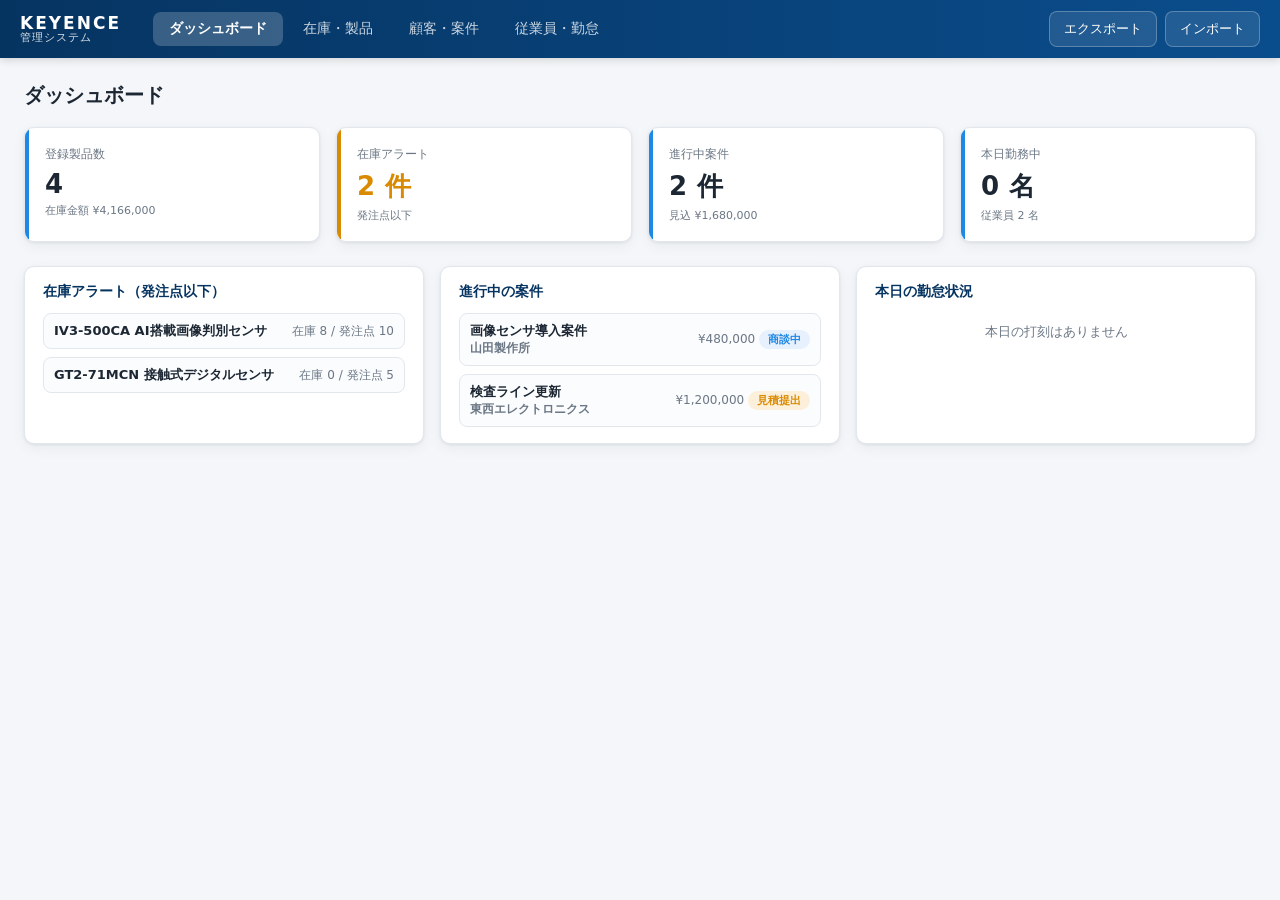
<file: keyence-management-system/index.html>
<!DOCTYPE html>
<html lang="ja">
<head>
  <meta charset="UTF-8" />
  <meta name="viewport" content="width=device-width, initial-scale=1.0" />
  <title>キーエンス管理システム</title>
  <link rel="stylesheet" href="style.css" />
</head>
<body>
  <header class="app-header">
    <div class="brand">
      <span class="brand-mark">KEYENCE</span>
      <span class="brand-sub">管理システム</span>
    </div>
    <nav class="tabs" id="tabs">
      <button class="tab active" data-view="dashboard">ダッシュボード</button>
      <button class="tab" data-view="inventory">在庫・製品</button>
      <button class="tab" data-view="customers">顧客・案件</button>
      <button class="tab" data-view="employees">従業員・勤怠</button>
    </nav>
    <div class="header-actions">
      <button class="btn ghost" id="btnExport" title="全データをJSONで書き出し">エクスポート</button>
      <button class="btn ghost" id="btnImport" title="JSONを読み込み">インポート</button>
      <input type="file" id="importFile" accept="application/json" hidden />
    </div>
  </header>

  <main id="main">
    <!-- ダッシュボード -->
    <section class="view active" id="view-dashboard">
      <h1 class="view-title">ダッシュボード</h1>
      <div class="cards" id="kpiCards"></div>
      <div class="panel-grid">
        <div class="panel">
          <h2 class="panel-title">在庫アラート（発注点以下）</h2>
          <div id="lowStockList" class="mini-list"></div>
        </div>
        <div class="panel">
          <h2 class="panel-title">進行中の案件</h2>
          <div id="openDealsList" class="mini-list"></div>
        </div>
        <div class="panel">
          <h2 class="panel-title">本日の勤怠状況</h2>
          <div id="todayAttendance" class="mini-list"></div>
        </div>
      </div>
    </section>

    <!-- 在庫・製品 -->
    <section class="view" id="view-inventory">
      <div class="view-head">
        <h1 class="view-title">在庫・製品管理</h1>
        <div class="view-head-actions">
          <input class="search" id="inventorySearch" placeholder="型番・製品名で検索…" />
          <button class="btn primary" id="btnAddProduct">＋ 製品を追加</button>
        </div>
      </div>
      <div class="table-wrap">
        <table class="data-table" id="inventoryTable">
          <thead>
            <tr>
              <th>型番</th><th>製品名</th><th>カテゴリ</th>
              <th class="num">在庫数</th><th class="num">発注点</th>
              <th class="num">単価(円)</th><th class="num">在庫金額</th>
              <th>状態</th><th class="actions-col">操作</th>
            </tr>
          </thead>
          <tbody></tbody>
        </table>
      </div>
    </section>

    <!-- 顧客・案件 -->
    <section class="view" id="view-customers">
      <div class="view-head">
        <h1 class="view-title">顧客・案件管理</h1>
        <div class="view-head-actions">
          <input class="search" id="customerSearch" placeholder="顧客名・担当者で検索…" />
          <button class="btn primary" id="btnAddCustomer">＋ 顧客を追加</button>
          <button class="btn" id="btnAddDeal">＋ 案件を追加</button>
        </div>
      </div>
      <div class="panel-grid two">
        <div class="panel">
          <h2 class="panel-title">顧客一覧</h2>
          <div class="table-wrap">
            <table class="data-table" id="customerTable">
              <thead>
                <tr><th>顧客名</th><th>担当者</th><th>電話</th><th>メール</th><th class="actions-col">操作</th></tr>
              </thead>
              <tbody></tbody>
            </table>
          </div>
        </div>
        <div class="panel">
          <h2 class="panel-title">案件一覧</h2>
          <div class="table-wrap">
            <table class="data-table" id="dealTable">
              <thead>
                <tr><th>案件名</th><th>顧客</th><th class="num">金額(円)</th><th>ステータス</th><th>次アクション日</th><th class="actions-col">操作</th></tr>
              </thead>
              <tbody></tbody>
            </table>
          </div>
        </div>
      </div>
    </section>

    <!-- 従業員・勤怠 -->
    <section class="view" id="view-employees">
      <div class="view-head">
        <h1 class="view-title">従業員・勤怠管理</h1>
        <div class="view-head-actions">
          <input class="search" id="employeeSearch" placeholder="氏名・部署で検索…" />
          <button class="btn primary" id="btnAddEmployee">＋ 従業員を追加</button>
        </div>
      </div>
      <div class="panel-grid two">
        <div class="panel">
          <h2 class="panel-title">従業員一覧 / 打刻</h2>
          <div class="table-wrap">
            <table class="data-table" id="employeeTable">
              <thead>
                <tr><th>社員番号</th><th>氏名</th><th>部署</th><th>役職</th><th>本日</th><th class="actions-col">操作</th></tr>
              </thead>
              <tbody></tbody>
            </table>
          </div>
        </div>
        <div class="panel">
          <h2 class="panel-title">勤怠記録</h2>
          <div class="filter-row">
            <input type="date" id="attendanceDate" class="search" />
            <button class="btn ghost" id="btnClearAttendanceFilter">全期間</button>
          </div>
          <div class="table-wrap">
            <table class="data-table" id="attendanceTable">
              <thead>
                <tr><th>日付</th><th>氏名</th><th>出勤</th><th>退勤</th><th class="num">実働(h)</th><th class="actions-col">操作</th></tr>
              </thead>
              <tbody></tbody>
            </table>
          </div>
        </div>
      </div>
    </section>
  </main>

  <!-- モーダル -->
  <div class="modal-backdrop" id="modalBackdrop" hidden>
    <div class="modal" role="dialog" aria-modal="true">
      <div class="modal-head">
        <h3 id="modalTitle">タイトル</h3>
        <button class="modal-close" id="modalClose" aria-label="閉じる">×</button>
      </div>
      <form id="modalForm" class="modal-form"></form>
      <div class="modal-foot">
        <button type="button" class="btn ghost" id="modalCancel">キャンセル</button>
        <button type="submit" class="btn primary" id="modalSave" form="modalForm">保存</button>
      </div>
    </div>
  </div>

  <div class="toast" id="toast" hidden></div>

  <script src="app.js"></script>
</body>
</html>
</file>
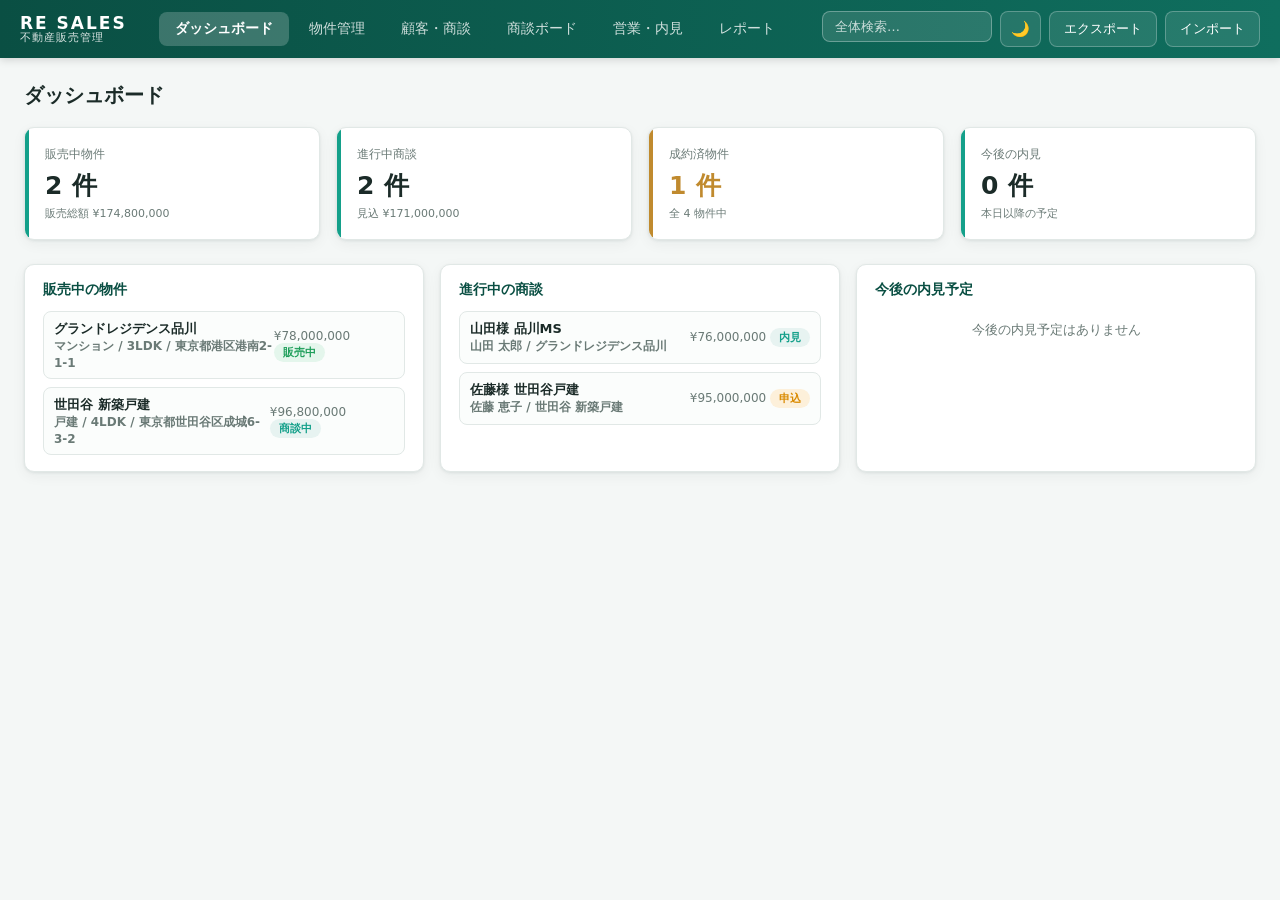
<file: real-estate-sales-system/index.html>
<!DOCTYPE html>
<html lang="ja">
<head>
  <meta charset="UTF-8" />
  <meta name="viewport" content="width=device-width, initial-scale=1.0" />
  <title>不動産販売管理システム</title>
  <link rel="stylesheet" href="style.css" />
</head>
<body>
  <header class="app-header">
    <div class="brand">
      <span class="brand-mark">RE SALES</span>
      <span class="brand-sub">不動産販売管理</span>
    </div>
    <nav class="tabs" id="tabs">
      <button class="tab active" data-view="dashboard">ダッシュボード</button>
      <button class="tab" data-view="properties">物件管理</button>
      <button class="tab" data-view="customers">顧客・商談</button>
      <button class="tab" data-view="board">商談ボード</button>
      <button class="tab" data-view="agents">営業・内見</button>
      <button class="tab" data-view="reports">レポート</button>
    </nav>
    <div class="header-actions">
      <div class="global-search-wrap">
        <input type="search" id="globalSearch" class="global-search" placeholder="全体検索…" aria-label="全体検索" />
        <div class="global-results" id="globalResults" hidden></div>
      </div>
      <button class="btn ghost icon-btn" id="btnTheme" title="ダークモード切替" aria-label="ダークモード切替">🌙</button>
      <button class="btn ghost" id="btnExport" title="全データをJSONで書き出し">エクスポート</button>
      <button class="btn ghost" id="btnImport" title="JSONを読み込み">インポート</button>
      <input type="file" id="importFile" accept="application/json" hidden />
    </div>
  </header>

  <main id="main">
    <!-- ダッシュボード -->
    <section class="view active" id="view-dashboard">
      <h1 class="view-title">ダッシュボード</h1>
      <div class="cards" id="kpiCards"></div>
      <div class="panel-grid">
        <div class="panel">
          <h2 class="panel-title">販売中の物件</h2>
          <div id="activeProps" class="mini-list"></div>
        </div>
        <div class="panel">
          <h2 class="panel-title">進行中の商談</h2>
          <div id="openDealsList" class="mini-list"></div>
        </div>
        <div class="panel">
          <h2 class="panel-title">今後の内見予定</h2>
          <div id="upcomingViewings" class="mini-list"></div>
        </div>
      </div>
    </section>

    <!-- 物件管理 -->
    <section class="view" id="view-properties">
      <div class="view-head">
        <h1 class="view-title">物件管理</h1>
        <div class="view-head-actions">
          <select class="search" id="propStatusFilter">
            <option value="">全ステータス</option>
            <option value="prep">公開前</option>
            <option value="active">販売中</option>
            <option value="negotiating">商談中</option>
            <option value="sold">成約済</option>
          </select>
          <input class="search" id="propertySearch" placeholder="物件名・住所・物件番号で検索…" />
          <button class="btn" id="btnCsvProperties" title="物件一覧をCSVで出力">CSV出力</button>
          <button class="btn primary" id="btnAddProperty">＋ 物件を登録</button>
        </div>
      </div>
      <div class="table-wrap">
        <table class="data-table" id="propertyTable">
          <thead>
            <tr>
              <th>物件番号</th><th>物件名</th><th>種別</th><th>住所</th>
              <th class="num">価格</th><th>間取り</th><th class="num">面積(㎡)</th>
              <th class="num">㎡単価</th><th>担当</th><th>ステータス</th><th class="actions-col">操作</th>
            </tr>
          </thead>
          <tbody></tbody>
        </table>
      </div>
    </section>

    <!-- 顧客・商談 -->
    <section class="view" id="view-customers">
      <div class="view-head">
        <h1 class="view-title">顧客・商談管理</h1>
        <div class="view-head-actions">
          <input class="search" id="customerSearch" placeholder="顧客名・物件名で検索…" />
          <button class="btn" id="btnCsvCustomers" title="顧客一覧をCSVで出力">顧客CSV</button>
          <button class="btn" id="btnCsvDeals" title="商談一覧をCSVで出力">商談CSV</button>
          <button class="btn primary" id="btnAddCustomer">＋ 顧客を追加</button>
          <button class="btn" id="btnAddDeal">＋ 商談を追加</button>
        </div>
      </div>
      <div class="panel-grid two">
        <div class="panel">
          <h2 class="panel-title">顧客一覧</h2>
          <div class="table-wrap">
            <table class="data-table" id="customerTable">
              <thead>
                <tr><th>顧客名</th><th>電話</th><th>メール</th><th class="num">予算</th><th>希望条件</th><th class="actions-col">操作</th></tr>
              </thead>
              <tbody></tbody>
            </table>
          </div>
        </div>
        <div class="panel">
          <h2 class="panel-title">商談一覧</h2>
          <div class="table-wrap">
            <table class="data-table" id="dealTable">
              <thead>
                <tr><th>商談名</th><th>顧客</th><th>物件</th><th class="num">想定価格</th><th>ステージ</th><th>次アクション日</th><th class="actions-col">操作</th></tr>
              </thead>
              <tbody></tbody>
            </table>
          </div>
        </div>
      </div>
    </section>

    <!-- 商談ボード（カンバン） -->
    <section class="view" id="view-board">
      <div class="view-head">
        <h1 class="view-title">商談ボード</h1>
        <div class="view-head-actions">
          <span class="hint">カードをドラッグしてステージを移動できます（スマホはカードをタップして編集）</span>
          <button class="btn primary" id="btnAddDeal2">＋ 商談を追加</button>
        </div>
      </div>
      <div class="kanban" id="kanbanBoard"></div>
    </section>

    <!-- 営業・内見 -->
    <section class="view" id="view-agents">
      <div class="view-head">
        <h1 class="view-title">営業担当・内見管理</h1>
        <div class="view-head-actions">
          <input class="search" id="agentSearch" placeholder="氏名・店舗で検索…" />
          <button class="btn primary" id="btnAddAgent">＋ 営業担当を追加</button>
          <button class="btn" id="btnAddViewing">＋ 内見予約を追加</button>
        </div>
      </div>
      <div class="panel-grid two">
        <div class="panel">
          <h2 class="panel-title">営業担当一覧</h2>
          <div class="table-wrap">
            <table class="data-table" id="agentTable">
              <thead>
                <tr><th>社員番号</th><th>氏名</th><th>店舗</th><th>役職</th><th class="num">担当物件</th><th class="actions-col">操作</th></tr>
              </thead>
              <tbody></tbody>
            </table>
          </div>
        </div>
        <div class="panel">
          <h2 class="panel-title">内見スケジュール</h2>
          <div class="filter-row">
            <input type="date" id="viewingDate" class="search" />
            <button class="btn ghost" id="btnClearViewingFilter">全期間</button>
          </div>
          <div class="table-wrap">
            <table class="data-table" id="viewingTable">
              <thead>
                <tr><th>日付</th><th>時刻</th><th>物件</th><th>顧客</th><th>担当</th><th>状態</th><th class="actions-col">操作</th></tr>
              </thead>
              <tbody></tbody>
            </table>
          </div>
        </div>
      </div>
    </section>
    <!-- レポート -->
    <section class="view" id="view-reports">
      <div class="view-head">
        <h1 class="view-title">販売レポート</h1>
        <div class="view-head-actions">
          <button class="btn" id="btnSetTarget" title="月次売上目標を設定">目標設定</button>
          <button class="btn" id="btnCsvSales" title="担当者別売上をCSVで出力">売上CSV</button>
        </div>
      </div>
      <div class="cards" id="reportKpis"></div>
      <div class="panel-grid two">
        <div class="panel">
          <h2 class="panel-title">今月の売上目標 達成率</h2>
          <div id="targetMeter" class="meter-wrap"></div>
        </div>
        <div class="panel">
          <h2 class="panel-title">成約リードタイム分析（問合せ→成約）</h2>
          <div id="leadTimeStats" class="leadtime-wrap"></div>
        </div>
      </div>
      <div class="panel-grid" style="margin-top:16px;">
        <div class="panel" style="grid-column: 1 / -1;">
          <h2 class="panel-title">月次成約実績（成約金額）</h2>
          <div id="monthlyChart" class="chart"></div>
        </div>
      </div>
      <div class="panel-grid two" style="margin-top:16px;">
        <div class="panel">
          <h2 class="panel-title">担当者別 成約金額</h2>
          <div id="agentChart" class="chart"></div>
        </div>
        <div class="panel">
          <h2 class="panel-title">担当者別 売上集計</h2>
          <div class="table-wrap">
            <table class="data-table" id="agentSalesTable">
              <thead>
                <tr><th>担当者</th><th>店舗</th><th class="num">担当物件</th><th class="num">成約件数</th><th class="num">成約金額</th></tr>
              </thead>
              <tbody></tbody>
            </table>
          </div>
        </div>
      </div>
    </section>
  </main>

  <!-- モーダル -->
  <div class="modal-backdrop" id="modalBackdrop" hidden>
    <div class="modal" role="dialog" aria-modal="true">
      <div class="modal-head">
        <h3 id="modalTitle">タイトル</h3>
        <button class="modal-close" id="modalClose" aria-label="閉じる">×</button>
      </div>
      <form id="modalForm" class="modal-form"></form>
      <div class="modal-foot">
        <button type="button" class="btn ghost" id="modalCancel">キャンセル</button>
        <button type="submit" class="btn primary" id="modalSave" form="modalForm">保存</button>
      </div>
    </div>
  </div>

  <!-- ライトボックス（ギャラリー閲覧） -->
  <div class="lightbox" id="lightbox" hidden>
    <button class="lb-close" id="lbClose" aria-label="閉じる">×</button>
    <button class="lb-nav lb-prev" id="lbPrev" aria-label="前へ">‹</button>
    <figure class="lb-figure">
      <img id="lbImg" alt="物件画像" />
      <figcaption id="lbCaption"></figcaption>
    </figure>
    <button class="lb-nav lb-next" id="lbNext" aria-label="次へ">›</button>
  </div>

  <div class="toast" id="toast" hidden></div>

  <script src="app.js"></script>
</body>
</html>
</file>
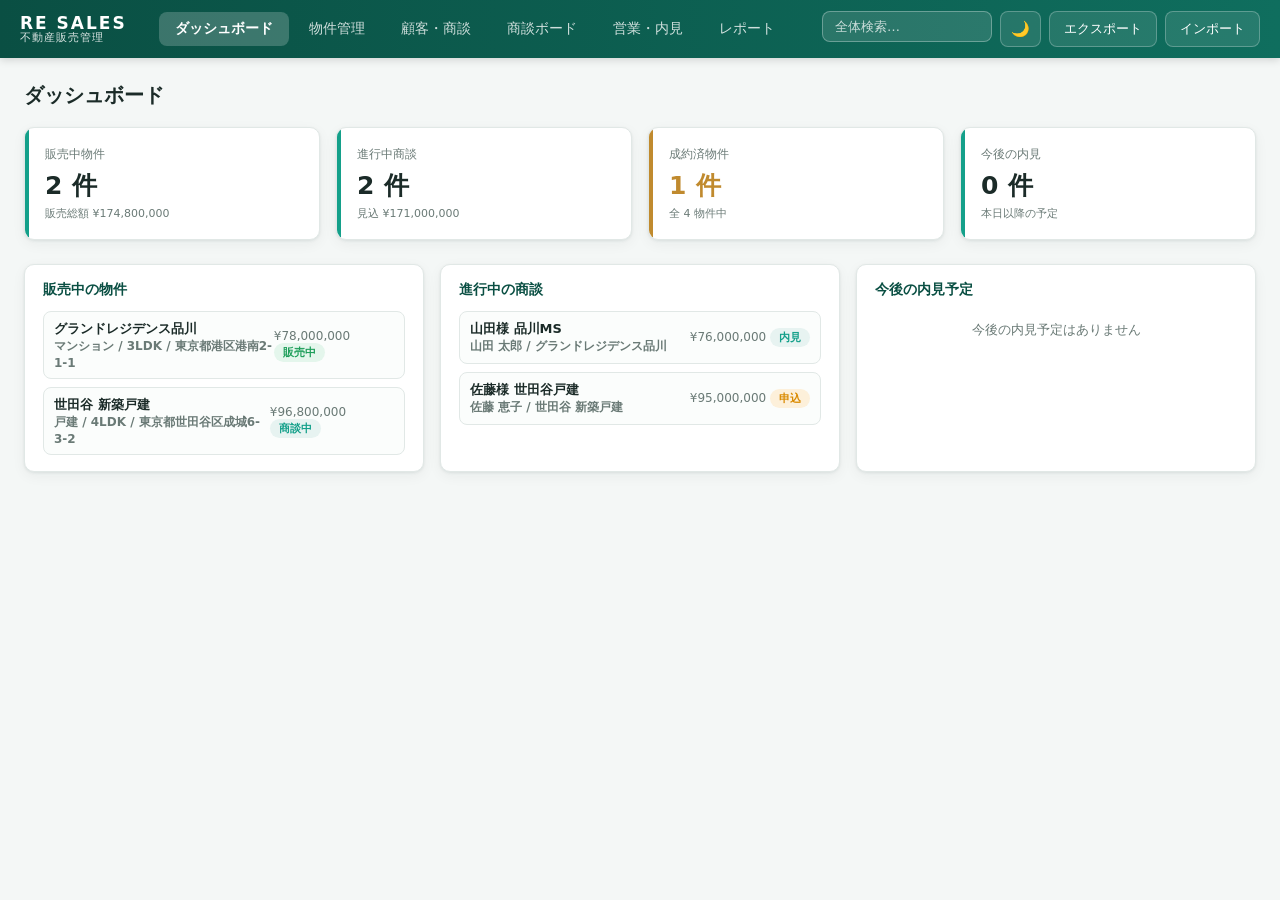
<file: real-estate-sales-system/standalone.html>
<!DOCTYPE html>
<html lang="ja">
<head>
  <meta charset="UTF-8" />
  <meta name="viewport" content="width=device-width, initial-scale=1.0" />
  <title>不動産販売管理システム</title>
  <style>
:root {
  --re-teal: #0f6e5e;
  --re-teal-dark: #0a4f43;
  --re-accent: #14a08a;
  --re-gold: #c08a2e;
  --bg: #f4f7f6;
  --panel: #ffffff;
  --border: #e1e8e6;
  --text: #1b2b28;
  --muted: #6a7a76;
  --green: #1e9e5a;
  --amber: #d98a00;
  --red: #d23b3b;
  --radius: 10px;
  --shadow: 0 1px 3px rgba(16, 40, 34, 0.08), 0 4px 14px rgba(16, 40, 34, 0.05);
  --th-head-bg: #f2f7f5;
  --row-hover: #f1f9f6;
  --chip-bg: #e7f3f1;
  --inset: #fbfdfc;
  --title: var(--re-teal-dark);
  font-family: "Hiragino Kaku Gothic ProN", "Yu Gothic", "Meiryo", system-ui, sans-serif;
}

:root[data-theme="dark"] {
  --re-teal: #0e5f52;
  --re-teal-dark: #093a31;
  --re-accent: #22b89e;
  --re-gold: #d6a04a;
  --bg: #0f1715;
  --panel: #17211e;
  --border: #2a3835;
  --text: #e6efec;
  --muted: #93a49f;
  --shadow: 0 1px 3px rgba(0,0,0,.4), 0 4px 14px rgba(0,0,0,.3);
  --th-head-bg: #1d2926;
  --row-hover: #1e2a27;
  --chip-bg: #1e3a34;
  --inset: #121c19;
  --title: #6fd9c6;
}
:root[data-theme="dark"] .match-price,
:root[data-theme="dark"] .kc-amount { color: var(--re-accent); }
:root[data-theme="dark"] .btn.danger:hover { background: #3a1e1e; }

* { box-sizing: border-box; }
html, body { margin: 0; padding: 0; }
body { background: var(--bg); color: var(--text); font-size: 14px; transition: background .2s, color .2s; }

/* Header */
.app-header {
  display: flex; align-items: center; gap: 20px;
  background: linear-gradient(90deg, var(--re-teal-dark), var(--re-teal));
  color: #fff; padding: 0 20px; height: 58px;
  position: sticky; top: 0; z-index: 20;
  box-shadow: 0 2px 8px rgba(0,0,0,.15);
}
.brand { display: flex; flex-direction: column; line-height: 1.1; }
.brand-mark { font-weight: 800; letter-spacing: 2px; font-size: 17px; }
.brand-sub { font-size: 11px; opacity: .85; letter-spacing: 1px; }
.tabs { display: flex; gap: 4px; margin-left: 12px; flex: 1; }
.tab {
  background: transparent; border: none; color: rgba(255,255,255,.8);
  padding: 8px 16px; border-radius: 8px; cursor: pointer; font-size: 14px;
  font-family: inherit; transition: background .15s, color .15s;
}
.tab:hover { background: rgba(255,255,255,.12); color: #fff; }
.tab.active { background: rgba(255,255,255,.2); color: #fff; font-weight: 700; }
.header-actions { display: flex; gap: 8px; }

/* Buttons */
.btn {
  border: 1px solid var(--border); background: var(--panel); color: var(--text);
  padding: 8px 14px; border-radius: 8px; cursor: pointer; font-size: 13px;
  font-family: inherit; transition: filter .15s, background .15s; white-space: nowrap;
}
.btn:hover { filter: brightness(.97); }
.btn.primary { background: var(--re-accent); border-color: var(--re-accent); color: #fff; font-weight: 600; }
.btn.primary:hover { background: #118a77; }
.btn.ghost { background: rgba(255,255,255,.1); border-color: rgba(255,255,255,.25); color: #fff; }
.btn.ghost:hover { background: rgba(255,255,255,.2); }
.btn.tiny { padding: 4px 10px; font-size: 12px; }
.btn.danger { color: var(--red); border-color: #f0c4c4; background: var(--panel); }
.btn.danger:hover { background: #fdecec; }

/* Main */
main { padding: 24px; max-width: 1320px; margin: 0 auto; }
.view { display: none; }
.view.active { display: block; animation: fade .2s ease; }
@keyframes fade { from { opacity: 0; transform: translateY(4px);} to {opacity:1;transform:none;} }
.view-title { font-size: 20px; margin: 0 0 18px; font-weight: 700; }
.view-head { display: flex; justify-content: space-between; align-items: center; margin-bottom: 18px; gap: 12px; flex-wrap: wrap; }
.view-head .view-title { margin: 0; }
.view-head-actions { display: flex; gap: 8px; align-items: center; flex-wrap: wrap; }
.search {
  border: 1px solid var(--border); border-radius: 8px; padding: 8px 12px;
  font-size: 13px; font-family: inherit; min-width: 200px; background: var(--panel);
}
.search:focus { outline: 2px solid var(--re-accent); outline-offset: -1px; }

/* KPI cards */
.cards { display: grid; grid-template-columns: repeat(auto-fit, minmax(210px, 1fr)); gap: 16px; margin-bottom: 24px; }
.kpi {
  background: var(--panel); border: 1px solid var(--border); border-radius: var(--radius);
  padding: 18px 20px; box-shadow: var(--shadow); position: relative; overflow: hidden;
}
.kpi::before { content: ""; position: absolute; left: 0; top: 0; bottom: 0; width: 4px; background: var(--re-accent); }
.kpi .k-label { font-size: 12px; color: var(--muted); margin-bottom: 6px; }
.kpi .k-value { font-size: 25px; font-weight: 800; letter-spacing: .5px; }
.kpi .k-sub { font-size: 11px; color: var(--muted); margin-top: 4px; }
.kpi.gold::before { background: var(--re-gold); }
.kpi.gold .k-value { color: var(--re-gold); }

/* Panels */
.panel-grid { display: grid; grid-template-columns: repeat(auto-fit, minmax(300px, 1fr)); gap: 16px; }
.panel-grid.two { grid-template-columns: 1fr 1fr; }
.panel {
  background: var(--panel); border: 1px solid var(--border); border-radius: var(--radius);
  padding: 16px 18px; box-shadow: var(--shadow);
}
.panel-title { font-size: 14px; margin: 0 0 12px; font-weight: 700; color: var(--title); }
.mini-list { display: flex; flex-direction: column; gap: 8px; }
.mini-item {
  display: flex; justify-content: space-between; align-items: center;
  padding: 8px 10px; border: 1px solid var(--border); border-radius: 8px; font-size: 13px; background: var(--inset);
}
.mini-item .mi-main { font-weight: 600; }
.mini-item .mi-sub { color: var(--muted); font-size: 12px; }
.empty { color: var(--muted); font-size: 13px; padding: 10px; text-align: center; }

/* Tables */
.table-wrap { overflow-x: auto; border: 1px solid var(--border); border-radius: var(--radius); background: var(--panel); }
.data-table { width: 100%; border-collapse: collapse; font-size: 13px; }
.data-table th, .data-table td { padding: 10px 12px; text-align: left; border-bottom: 1px solid var(--border); white-space: nowrap; }
.data-table thead th { background: var(--th-head-bg); color: var(--muted); font-weight: 600; font-size: 12px; position: sticky; top: 0; }
.data-table thead th.sortable { cursor: pointer; user-select: none; }
.data-table thead th.sortable:hover { color: var(--text); }
.data-table thead th .sort-ind { font-size: 9px; opacity: .5; margin-left: 3px; }
.data-table thead th.sorted-asc .sort-ind::after { content: "▲"; opacity: 1; }
.data-table thead th.sorted-desc .sort-ind::after { content: "▼"; opacity: 1; }
.data-table tbody tr:hover { background: var(--row-hover); }
.data-table td.num, .data-table th.num { text-align: right; font-variant-numeric: tabular-nums; }
.data-table .actions-col { text-align: right; }
.row-actions { display: inline-flex; gap: 6px; }
.data-table tbody tr:last-child td { border-bottom: none; }

/* Inline editable status/stage select styled as badge */
.inline-select {
  border: 1px solid var(--border); border-radius: 999px; padding: 2px 8px; font-size: 11px;
  font-weight: 700; font-family: inherit; cursor: pointer; background: var(--chip-bg); color: var(--text);
}
.inline-select:focus { outline: 2px solid var(--re-accent); outline-offset: 1px; }

/* Badges */
.badge { display: inline-block; padding: 2px 9px; border-radius: 999px; font-size: 11px; font-weight: 700; }
/* property status */
.badge.prep { background: #eef2f1; color: #5a6b67; }
.badge.active { background: #e4f6ec; color: var(--green); }
.badge.negotiating { background: #e7f3f1; color: var(--re-accent); }
.badge.sold { background: #fbe9d6; color: var(--re-gold); }
/* deal stage */
.badge.s-inquiry { background: #eef2f1; color: #5a6b67; }
.badge.s-viewing { background: #e7f3f1; color: var(--re-accent); }
.badge.s-offer { background: #fdf0da; color: var(--amber); }
.badge.s-contract { background: #e7f0fd; color: #2f6fd0; }
.badge.s-closed { background: #e4f6ec; color: var(--green); }
.badge.s-dropped { background: #fbe4e4; color: var(--red); }
/* viewing state */
.badge.v-scheduled { background: #e7f3f1; color: var(--re-accent); }
.badge.v-done { background: #e4f6ec; color: var(--green); }

.filter-row { display: flex; gap: 8px; margin-bottom: 12px; }

/* Photo thumbnails */
.prop-thumb {
  width: 40px; height: 30px; object-fit: cover; border-radius: 5px;
  border: 1px solid var(--border); vertical-align: middle; margin-right: 8px; background: #eef2f1;
}
.name-cell { display: inline-flex; align-items: center; }
.photo-preview {
  max-width: 160px; max-height: 120px; object-fit: cover; border-radius: 8px;
  border: 1px solid var(--border); margin-top: 4px;
}
.photo-clear { width: fit-content; margin-top: 6px; }

/* Gallery editor (property modal) */
.gallery-controls { display: flex; gap: 8px; align-items: center; flex-wrap: wrap; }
.gallery-grid { display: grid; grid-template-columns: repeat(auto-fill, minmax(88px, 1fr)); gap: 8px; margin-top: 8px; }
.gallery-grid:empty::after { content: "画像はまだありません"; color: var(--muted); font-size: 12px; }
.gallery-cell { position: relative; border: 1px solid var(--border); border-radius: 8px; overflow: hidden; background: #eef2f1; }
.gallery-cell img { width: 100%; height: 66px; object-fit: cover; display: block; cursor: pointer; }
.gallery-cell .g-kind {
  position: absolute; top: 3px; left: 3px; font-size: 10px; font-weight: 700; padding: 1px 6px;
  border-radius: 999px; background: rgba(15,110,94,.85); color: #fff; cursor: pointer;
}
.gallery-cell .g-kind.zumen { background: rgba(192,138,46,.9); }
.gallery-cell .g-del {
  position: absolute; top: 3px; right: 3px; width: 18px; height: 18px; line-height: 16px; text-align: center;
  border: none; border-radius: 50%; background: rgba(210,59,59,.9); color: #fff; cursor: pointer; font-size: 13px; padding: 0;
}

/* Lightbox */
.lightbox {
  position: fixed; inset: 0; background: rgba(8, 24, 20, .88); z-index: 60;
  display: flex; align-items: center; justify-content: center; padding: 40px;
}
.lightbox[hidden] { display: none; }
.lb-figure { margin: 0; max-width: 90vw; max-height: 88vh; display: flex; flex-direction: column; align-items: center; gap: 10px; }
.lb-figure img { max-width: 90vw; max-height: 78vh; object-fit: contain; border-radius: 8px; background: #fff; }
.lb-figure figcaption { color: #fff; font-size: 13px; }
.lb-close { position: absolute; top: 18px; right: 22px; background: none; border: none; color: #fff; font-size: 34px; line-height: 1; cursor: pointer; }
.lb-nav { background: rgba(255,255,255,.14); border: none; color: #fff; font-size: 32px; width: 48px; height: 64px; border-radius: 10px; cursor: pointer; flex: none; }
.lb-nav:hover { background: rgba(255,255,255,.28); }
.lb-prev { margin-right: 16px; } .lb-next { margin-left: 16px; }

/* Matching list */
.match-list { display: flex; flex-direction: column; gap: 10px; }
.match-item { border: 1px solid var(--border); border-radius: 10px; padding: 12px 14px; }
.match-head { display: flex; justify-content: space-between; align-items: baseline; gap: 10px; }
.match-name { font-weight: 700; font-size: 14px; }
.match-price { color: var(--re-teal-dark); font-weight: 700; font-variant-numeric: tabular-nums; white-space: nowrap; }
.match-score-bar { height: 8px; border-radius: 999px; background: #eef2f1; margin: 8px 0 6px; overflow: hidden; }
.match-score-fill { height: 100%; background: var(--re-accent); border-radius: 999px; }
.match-reasons { display: flex; flex-wrap: wrap; gap: 5px; margin-top: 4px; }
.match-reason { font-size: 11px; padding: 2px 8px; border-radius: 999px; background: #e7f3f1; color: var(--re-teal-dark); font-weight: 600; }
.match-reason.warn { background: #fdf0da; color: var(--amber); }
.match-meta { font-size: 12px; color: var(--muted); margin-top: 2px; }

/* Target meter */
.meter-wrap { padding: 4px 0; }
.meter-figures { display: flex; justify-content: space-between; align-items: baseline; margin-bottom: 10px; }
.meter-pct { font-size: 34px; font-weight: 800; letter-spacing: .5px; }
.meter-pct.over { color: var(--green); }
.meter-pct.under { color: var(--re-accent); }
.meter-target { font-size: 12px; color: var(--muted); text-align: right; }
.meter-target b { color: var(--text); font-size: 13px; }
.meter-bar { height: 18px; border-radius: 999px; background: var(--inset); border: 1px solid var(--border); overflow: hidden; position: relative; }
.meter-fill { height: 100%; background: linear-gradient(90deg, var(--re-accent), var(--re-teal)); border-radius: 999px; transition: width .4s ease; }
.meter-fill.over { background: linear-gradient(90deg, var(--green), #16794a); }
.meter-sub { display: flex; justify-content: space-between; font-size: 12px; color: var(--muted); margin-top: 8px; }

/* Lead time */
.leadtime-wrap { display: grid; grid-template-columns: repeat(3, 1fr); gap: 12px; }
.lt-stat { text-align: center; padding: 12px 8px; border: 1px solid var(--border); border-radius: 10px; background: var(--inset); }
.lt-stat .lt-value { font-size: 24px; font-weight: 800; }
.lt-stat .lt-value small { font-size: 13px; font-weight: 700; color: var(--muted); }
.lt-stat .lt-label { font-size: 11px; color: var(--muted); margin-top: 4px; }
.leadtime-note { grid-column: 1 / -1; font-size: 12px; color: var(--muted); text-align: center; }

/* Charts */
.chart { width: 100%; overflow-x: auto; }
.chart svg { display: block; max-width: 100%; height: auto; }
.chart .bar { fill: var(--re-accent); }
.chart .bar-h { fill: var(--re-accent); }
.chart .bar-track { fill: #eef2f1; }
.chart .axis-line { stroke: var(--border); stroke-width: 1; }
.chart .val-label { fill: var(--text); font-size: 11px; font-weight: 700; font-variant-numeric: tabular-nums; }
.chart .x-label { fill: var(--muted); font-size: 11px; }
.chart .cnt-label { fill: var(--muted); font-size: 10px; }
.chart .chart-empty { color: var(--muted); font-size: 13px; padding: 24px; text-align: center; }

/* Modal */
.modal-backdrop {
  position: fixed; inset: 0; background: rgba(10, 34, 28, .5);
  display: flex; align-items: center; justify-content: center; z-index: 50; padding: 20px;
}
.modal-backdrop[hidden] { display: none; }
.modal {
  background: var(--panel); border-radius: 12px; width: 100%; max-width: 500px;
  box-shadow: 0 20px 60px rgba(0,0,0,.3); animation: pop .18s ease;
  max-height: 90vh; display: flex; flex-direction: column;
}
@keyframes pop { from { transform: scale(.96); opacity: 0;} to {transform: none; opacity: 1;} }
.modal-head { display: flex; justify-content: space-between; align-items: center; padding: 18px 20px; border-bottom: 1px solid var(--border); }
.modal-head h3 { margin: 0; font-size: 16px; }
.modal-close { background: none; border: none; font-size: 24px; line-height: 1; cursor: pointer; color: var(--muted); }
.modal-form { padding: 18px 20px; overflow-y: auto; display: grid; gap: 14px; }
.field { display: flex; flex-direction: column; gap: 5px; }
.field label { font-size: 12px; color: var(--muted); font-weight: 600; }
.field input, .field select, .field textarea {
  border: 1px solid var(--border); border-radius: 8px; padding: 9px 11px;
  font-size: 14px; font-family: inherit; background: var(--panel);
}
.field input:focus, .field select:focus, .field textarea:focus { outline: 2px solid var(--re-accent); outline-offset: -1px; }
.field.two { display: grid; grid-template-columns: 1fr 1fr; gap: 12px; }
.modal-foot { display: flex; justify-content: flex-end; gap: 8px; padding: 14px 20px; border-top: 1px solid var(--border); }

/* Toast + Undo */
.toast {
  position: fixed; bottom: 24px; left: 50%; transform: translateX(-50%);
  background: var(--re-teal-dark); color: #fff; padding: 12px 22px; border-radius: 10px;
  font-size: 13px; box-shadow: 0 6px 24px rgba(0,0,0,.25); z-index: 100; animation: fade .2s ease;
  display: flex; align-items: center; gap: 14px;
}
.toast[hidden] { display: none; }
.toast .toast-undo {
  background: rgba(255,255,255,.18); border: 1px solid rgba(255,255,255,.35); color: #fff;
  padding: 4px 12px; border-radius: 7px; cursor: pointer; font-size: 12px; font-weight: 700; font-family: inherit;
}
.toast .toast-undo:hover { background: rgba(255,255,255,.3); }

/* Header: theme button + global search */
.icon-btn { padding: 8px 10px; font-size: 15px; line-height: 1; }
.global-search-wrap { position: relative; }
.global-search {
  border: 1px solid rgba(255,255,255,.3); background: rgba(255,255,255,.12); color: #fff;
  border-radius: 8px; padding: 7px 12px; font-size: 13px; font-family: inherit; width: 170px; transition: width .2s, background .2s;
}
.global-search::placeholder { color: rgba(255,255,255,.75); }
.global-search:focus { outline: none; background: rgba(255,255,255,.2); width: 230px; }
.global-results {
  position: absolute; top: 42px; right: 0; width: 340px; max-height: 60vh; overflow-y: auto;
  background: var(--panel); color: var(--text); border: 1px solid var(--border); border-radius: 10px;
  box-shadow: 0 12px 40px rgba(0,0,0,.25); z-index: 40; padding: 6px;
}
.gr-group { font-size: 11px; color: var(--muted); font-weight: 700; padding: 8px 10px 4px; }
.gr-item { padding: 8px 10px; border-radius: 8px; cursor: pointer; font-size: 13px; }
.gr-item:hover { background: var(--row-hover); }
.gr-item .gr-sub { color: var(--muted); font-size: 12px; }
.gr-empty { padding: 14px; text-align: center; color: var(--muted); font-size: 13px; }
.hint { font-size: 12px; color: var(--muted); }

/* Kanban board */
.kanban { display: grid; grid-auto-flow: column; grid-auto-columns: minmax(230px, 1fr); gap: 12px; overflow-x: auto; padding-bottom: 8px; }
.kb-col { background: var(--panel); border: 1px solid var(--border); border-radius: var(--radius); display: flex; flex-direction: column; min-height: 120px; }
.kb-col.drop-hover { outline: 2px dashed var(--re-accent); outline-offset: -3px; }
.kb-col-head { padding: 10px 12px; border-bottom: 1px solid var(--border); font-weight: 700; font-size: 13px; display: flex; justify-content: space-between; align-items: center; }
.kb-col-head .kb-count { font-size: 11px; color: var(--muted); font-weight: 600; }
.kb-col-head .kb-sum { font-size: 11px; color: var(--muted); font-weight: 600; }
.kb-list { padding: 8px; display: flex; flex-direction: column; gap: 8px; flex: 1; }
.kb-card {
  background: var(--bg); border: 1px solid var(--border); border-radius: 8px; padding: 10px; cursor: grab;
  box-shadow: 0 1px 2px rgba(0,0,0,.06);
}
.kb-card:active { cursor: grabbing; }
.kb-card.dragging { opacity: .45; }
.kb-card .kc-title { font-weight: 700; font-size: 13px; margin-bottom: 3px; }
.kb-card .kc-sub { font-size: 11px; color: var(--muted); }
.kb-card .kc-amount { font-size: 12px; font-weight: 700; color: var(--re-teal-dark); margin-top: 5px; }
.kb-empty { color: var(--muted); font-size: 12px; text-align: center; padding: 14px 8px; }

@media (max-width: 820px) {
  .panel-grid.two { grid-template-columns: 1fr; }
  .brand-sub { display: none; }
  main { padding: 16px; }
  .app-header { gap: 10px; padding: 0 12px; }
  .tabs { overflow-x: auto; margin-left: 4px; }
  .tab { padding: 8px 12px; }
  .global-search { width: 120px; }
  .global-search:focus { width: 150px; }
  .global-results { width: 84vw; right: -8px; }
  .kanban { grid-auto-columns: 80%; }
  .view-head { align-items: flex-start; }
  .search { min-width: 140px; flex: 1; }
}
@media (max-width: 560px) {
  .header-actions .btn:not(.icon-btn) { display: none; }
}

  </style>
</head>
<body>
  <header class="app-header">
    <div class="brand">
      <span class="brand-mark">RE SALES</span>
      <span class="brand-sub">不動産販売管理</span>
    </div>
    <nav class="tabs" id="tabs">
      <button class="tab active" data-view="dashboard">ダッシュボード</button>
      <button class="tab" data-view="properties">物件管理</button>
      <button class="tab" data-view="customers">顧客・商談</button>
      <button class="tab" data-view="board">商談ボード</button>
      <button class="tab" data-view="agents">営業・内見</button>
      <button class="tab" data-view="reports">レポート</button>
    </nav>
    <div class="header-actions">
      <div class="global-search-wrap">
        <input type="search" id="globalSearch" class="global-search" placeholder="全体検索…" aria-label="全体検索" />
        <div class="global-results" id="globalResults" hidden></div>
      </div>
      <button class="btn ghost icon-btn" id="btnTheme" title="ダークモード切替" aria-label="ダークモード切替">🌙</button>
      <button class="btn ghost" id="btnExport" title="全データをJSONで書き出し">エクスポート</button>
      <button class="btn ghost" id="btnImport" title="JSONを読み込み">インポート</button>
      <input type="file" id="importFile" accept="application/json" hidden />
    </div>
  </header>

  <main id="main">
    <!-- ダッシュボード -->
    <section class="view active" id="view-dashboard">
      <h1 class="view-title">ダッシュボード</h1>
      <div class="cards" id="kpiCards"></div>
      <div class="panel-grid">
        <div class="panel">
          <h2 class="panel-title">販売中の物件</h2>
          <div id="activeProps" class="mini-list"></div>
        </div>
        <div class="panel">
          <h2 class="panel-title">進行中の商談</h2>
          <div id="openDealsList" class="mini-list"></div>
        </div>
        <div class="panel">
          <h2 class="panel-title">今後の内見予定</h2>
          <div id="upcomingViewings" class="mini-list"></div>
        </div>
      </div>
    </section>

    <!-- 物件管理 -->
    <section class="view" id="view-properties">
      <div class="view-head">
        <h1 class="view-title">物件管理</h1>
        <div class="view-head-actions">
          <select class="search" id="propStatusFilter">
            <option value="">全ステータス</option>
            <option value="prep">公開前</option>
            <option value="active">販売中</option>
            <option value="negotiating">商談中</option>
            <option value="sold">成約済</option>
          </select>
          <input class="search" id="propertySearch" placeholder="物件名・住所・物件番号で検索…" />
          <button class="btn" id="btnCsvProperties" title="物件一覧をCSVで出力">CSV出力</button>
          <button class="btn primary" id="btnAddProperty">＋ 物件を登録</button>
        </div>
      </div>
      <div class="table-wrap">
        <table class="data-table" id="propertyTable">
          <thead>
            <tr>
              <th>物件番号</th><th>物件名</th><th>種別</th><th>住所</th>
              <th class="num">価格</th><th>間取り</th><th class="num">面積(㎡)</th>
              <th class="num">㎡単価</th><th>担当</th><th>ステータス</th><th class="actions-col">操作</th>
            </tr>
          </thead>
          <tbody></tbody>
        </table>
      </div>
    </section>

    <!-- 顧客・商談 -->
    <section class="view" id="view-customers">
      <div class="view-head">
        <h1 class="view-title">顧客・商談管理</h1>
        <div class="view-head-actions">
          <input class="search" id="customerSearch" placeholder="顧客名・物件名で検索…" />
          <button class="btn" id="btnCsvCustomers" title="顧客一覧をCSVで出力">顧客CSV</button>
          <button class="btn" id="btnCsvDeals" title="商談一覧をCSVで出力">商談CSV</button>
          <button class="btn primary" id="btnAddCustomer">＋ 顧客を追加</button>
          <button class="btn" id="btnAddDeal">＋ 商談を追加</button>
        </div>
      </div>
      <div class="panel-grid two">
        <div class="panel">
          <h2 class="panel-title">顧客一覧</h2>
          <div class="table-wrap">
            <table class="data-table" id="customerTable">
              <thead>
                <tr><th>顧客名</th><th>電話</th><th>メール</th><th class="num">予算</th><th>希望条件</th><th class="actions-col">操作</th></tr>
              </thead>
              <tbody></tbody>
            </table>
          </div>
        </div>
        <div class="panel">
          <h2 class="panel-title">商談一覧</h2>
          <div class="table-wrap">
            <table class="data-table" id="dealTable">
              <thead>
                <tr><th>商談名</th><th>顧客</th><th>物件</th><th class="num">想定価格</th><th>ステージ</th><th>次アクション日</th><th class="actions-col">操作</th></tr>
              </thead>
              <tbody></tbody>
            </table>
          </div>
        </div>
      </div>
    </section>

    <!-- 商談ボード（カンバン） -->
    <section class="view" id="view-board">
      <div class="view-head">
        <h1 class="view-title">商談ボード</h1>
        <div class="view-head-actions">
          <span class="hint">カードをドラッグしてステージを移動できます（スマホはカードをタップして編集）</span>
          <button class="btn primary" id="btnAddDeal2">＋ 商談を追加</button>
        </div>
      </div>
      <div class="kanban" id="kanbanBoard"></div>
    </section>

    <!-- 営業・内見 -->
    <section class="view" id="view-agents">
      <div class="view-head">
        <h1 class="view-title">営業担当・内見管理</h1>
        <div class="view-head-actions">
          <input class="search" id="agentSearch" placeholder="氏名・店舗で検索…" />
          <button class="btn primary" id="btnAddAgent">＋ 営業担当を追加</button>
          <button class="btn" id="btnAddViewing">＋ 内見予約を追加</button>
        </div>
      </div>
      <div class="panel-grid two">
        <div class="panel">
          <h2 class="panel-title">営業担当一覧</h2>
          <div class="table-wrap">
            <table class="data-table" id="agentTable">
              <thead>
                <tr><th>社員番号</th><th>氏名</th><th>店舗</th><th>役職</th><th class="num">担当物件</th><th class="actions-col">操作</th></tr>
              </thead>
              <tbody></tbody>
            </table>
          </div>
        </div>
        <div class="panel">
          <h2 class="panel-title">内見スケジュール</h2>
          <div class="filter-row">
            <input type="date" id="viewingDate" class="search" />
            <button class="btn ghost" id="btnClearViewingFilter">全期間</button>
          </div>
          <div class="table-wrap">
            <table class="data-table" id="viewingTable">
              <thead>
                <tr><th>日付</th><th>時刻</th><th>物件</th><th>顧客</th><th>担当</th><th>状態</th><th class="actions-col">操作</th></tr>
              </thead>
              <tbody></tbody>
            </table>
          </div>
        </div>
      </div>
    </section>
    <!-- レポート -->
    <section class="view" id="view-reports">
      <div class="view-head">
        <h1 class="view-title">販売レポート</h1>
        <div class="view-head-actions">
          <button class="btn" id="btnSetTarget" title="月次売上目標を設定">目標設定</button>
          <button class="btn" id="btnCsvSales" title="担当者別売上をCSVで出力">売上CSV</button>
        </div>
      </div>
      <div class="cards" id="reportKpis"></div>
      <div class="panel-grid two">
        <div class="panel">
          <h2 class="panel-title">今月の売上目標 達成率</h2>
          <div id="targetMeter" class="meter-wrap"></div>
        </div>
        <div class="panel">
          <h2 class="panel-title">成約リードタイム分析（問合せ→成約）</h2>
          <div id="leadTimeStats" class="leadtime-wrap"></div>
        </div>
      </div>
      <div class="panel-grid" style="margin-top:16px;">
        <div class="panel" style="grid-column: 1 / -1;">
          <h2 class="panel-title">月次成約実績（成約金額）</h2>
          <div id="monthlyChart" class="chart"></div>
        </div>
      </div>
      <div class="panel-grid two" style="margin-top:16px;">
        <div class="panel">
          <h2 class="panel-title">担当者別 成約金額</h2>
          <div id="agentChart" class="chart"></div>
        </div>
        <div class="panel">
          <h2 class="panel-title">担当者別 売上集計</h2>
          <div class="table-wrap">
            <table class="data-table" id="agentSalesTable">
              <thead>
                <tr><th>担当者</th><th>店舗</th><th class="num">担当物件</th><th class="num">成約件数</th><th class="num">成約金額</th></tr>
              </thead>
              <tbody></tbody>
            </table>
          </div>
        </div>
      </div>
    </section>
  </main>

  <!-- モーダル -->
  <div class="modal-backdrop" id="modalBackdrop" hidden>
    <div class="modal" role="dialog" aria-modal="true">
      <div class="modal-head">
        <h3 id="modalTitle">タイトル</h3>
        <button class="modal-close" id="modalClose" aria-label="閉じる">×</button>
      </div>
      <form id="modalForm" class="modal-form"></form>
      <div class="modal-foot">
        <button type="button" class="btn ghost" id="modalCancel">キャンセル</button>
        <button type="submit" class="btn primary" id="modalSave" form="modalForm">保存</button>
      </div>
    </div>
  </div>

  <!-- ライトボックス（ギャラリー閲覧） -->
  <div class="lightbox" id="lightbox" hidden>
    <button class="lb-close" id="lbClose" aria-label="閉じる">×</button>
    <button class="lb-nav lb-prev" id="lbPrev" aria-label="前へ">‹</button>
    <figure class="lb-figure">
      <img id="lbImg" alt="物件画像" />
      <figcaption id="lbCaption"></figcaption>
    </figure>
    <button class="lb-nav lb-next" id="lbNext" aria-label="次へ">›</button>
  </div>

  <div class="toast" id="toast" hidden></div>
  <script>
/* 不動産販売管理システム — フロントエンド専用アプリ
 * データはブラウザの localStorage に保存されます（サーバー不要）。
 */
(function () {
  "use strict";

  const STORAGE_KEY = "re_sales_mgmt_v1";
  const man = (n) => "¥" + Number(n || 0).toLocaleString("ja-JP"); // 円表記
  const uid = () => "id_" + Math.random().toString(36).slice(2, 9) + Date.now().toString(36).slice(-4);
  const todayStr = () => new Date().toISOString().slice(0, 10);
  const esc = (s) =>
    String(s == null ? "" : s).replace(/[&<>"']/g, (c) =>
      ({ "&": "&amp;", "<": "&lt;", ">": "&gt;", '"': "&quot;", "'": "&#39;" }[c])
    );

  /* ---------- マスタ定義 ---------- */
  const PROP_TYPES = ["マンション", "戸建", "土地", "収益物件"];
  const PROP_STATUS = [
    { value: "prep", label: "公開前" },
    { value: "active", label: "販売中" },
    { value: "negotiating", label: "商談中" },
    { value: "sold", label: "成約済" },
  ];
  const propStatusMeta = (v) => PROP_STATUS.find((s) => s.value === v) || PROP_STATUS[1];

  const DEAL_STAGE = [
    { value: "inquiry", label: "問合せ", cls: "s-inquiry" },
    { value: "viewing", label: "内見", cls: "s-viewing" },
    { value: "offer", label: "申込", cls: "s-offer" },
    { value: "contract", label: "契約", cls: "s-contract" },
    { value: "closed", label: "成約", cls: "s-closed" },
    { value: "dropped", label: "見送り", cls: "s-dropped" },
  ];
  const dealStageMeta = (v) => DEAL_STAGE.find((s) => s.value === v) || DEAL_STAGE[0];

  // 間取り文字列から居室数を推定（3LDK→3, ワンルーム→1）
  function layoutRooms(layout) {
    const m = String(layout || "").match(/(\d+)\s*[SLDK]/i);
    if (m) return parseInt(m[1], 10);
    if (/ワンルーム|1R|1K/i.test(layout || "")) return 1;
    return 0;
  }

  /* ---------- データ層 ---------- */
  const defaultData = () => {
    const a1 = uid(), a2 = uid();
    const p1 = uid(), p2 = uid(), p3 = uid(), p4 = uid();
    const c1 = uid(), c2 = uid(), c3 = uid();
    return {
      agents: [
        { id: a1, code: "S-1001", name: "鈴木 一郎", store: "本店", role: "課長" },
        { id: a2, code: "S-1002", name: "田中 花子", store: "駅前支店", role: "営業" },
      ],
      properties: [
        { id: p1, code: "P-2001", name: "グランドレジデンス品川", type: "マンション", address: "東京都港区港南2-1-1", price: 78000000, layout: "3LDK", area: 72.5, status: "active", agentId: a1, media: [] },
        { id: p2, code: "P-2002", name: "世田谷 新築戸建", type: "戸建", address: "東京都世田谷区成城6-3-2", price: 96800000, layout: "4LDK", area: 105.2, status: "negotiating", agentId: a2, media: [] },
        { id: p3, code: "P-2003", name: "横浜みなとみらい 事業用地", type: "土地", address: "神奈川県横浜市西区みなとみらい4", price: 250000000, layout: "—", area: 480, status: "prep", agentId: a1, media: [] },
        { id: p4, code: "P-2004", name: "目黒アーバンフラット", type: "マンション", address: "東京都目黒区中目黒3-2-1", price: 62000000, layout: "2LDK", area: 55.0, status: "sold", agentId: a2, media: [] },
      ],
      customers: [
        { id: c1, name: "山田 太郎", phone: "090-1234-5678", email: "yamada@example.com", budget: 80000000, prefArea: "港区,品川", prefType: "マンション", minRooms: 3, wish: "駅徒歩10分以内" },
        { id: c2, name: "佐藤 恵子", phone: "080-9876-5432", email: "sato@example.com", budget: 100000000, prefArea: "世田谷", prefType: "戸建", minRooms: 4, wish: "新築希望" },
        { id: c3, name: "高橋 健", phone: "070-1111-2222", email: "takahashi@example.com", budget: 65000000, prefArea: "目黒", prefType: "マンション", minRooms: 2, wish: "築浅" },
      ],
      deals: [
        { id: uid(), title: "山田様 品川MS", customerId: c1, propertyId: p1, agentId: a1, amount: 76000000, stage: "viewing", createdDate: "2026-06-25", nextDate: "", closeDate: "" },
        { id: uid(), title: "佐藤様 世田谷戸建", customerId: c2, propertyId: p2, agentId: a2, amount: 95000000, stage: "offer", createdDate: "2026-06-10", nextDate: "", closeDate: "" },
        { id: uid(), title: "高橋様 目黒MS", customerId: c3, propertyId: p4, agentId: a2, amount: 61000000, stage: "closed", createdDate: "2026-05-20", nextDate: "", closeDate: "2026-06-18" },
        { id: uid(), title: "旧案件A 中央区MS", customerId: c1, propertyId: "", agentId: a1, amount: 84000000, stage: "closed", createdDate: "2026-04-10", nextDate: "", closeDate: "2026-05-09" },
        { id: uid(), title: "旧案件B 川崎戸建", customerId: c2, propertyId: "", agentId: a1, amount: 52000000, stage: "closed", createdDate: "2026-03-15", nextDate: "", closeDate: "2026-04-22" },
        { id: uid(), title: "旧案件C 横浜MS", customerId: c3, propertyId: "", agentId: a2, amount: 47000000, stage: "closed", createdDate: "2026-03-20", nextDate: "", closeDate: "2026-04-05" },
      ],
      viewings: [],
      settings: { monthlyTarget: 150000000 },
    };
  };

  let data = load();
  save(); // 初回はシード、以降は読み込んだデータを永続化（冪等）

  // 旧バージョンのデータ形式を移行（単一 photo → media 配列 など）
  function migrate(d) {
    (d.properties || []).forEach((p) => {
      if (!Array.isArray(p.media)) {
        p.media = p.photo ? [{ id: uid(), url: p.photo, type: "写真" }] : [];
      }
      delete p.photo;
    });
    (d.customers || []).forEach((c) => {
      if (c.prefArea == null) c.prefArea = "";
      if (c.prefType == null) c.prefType = "";
      if (c.minRooms == null) c.minRooms = 0;
      if (c.wish == null) c.wish = "";
    });
    (d.deals || []).forEach((dl) => {
      // 旧データにリードタイム算出用の作成日が無ければ補完（成約日→なければ今日）
      if (dl.createdDate == null || dl.createdDate === "") dl.createdDate = dl.closeDate || todayStr();
    });
    if (!d.settings || typeof d.settings !== "object") d.settings = { monthlyTarget: 150000000 };
    if (d.settings.monthlyTarget == null) d.settings.monthlyTarget = 150000000;
    return d;
  }

  function load() {
    try {
      const raw = localStorage.getItem(STORAGE_KEY);
      if (raw) return migrate(JSON.parse(raw));
    } catch (e) { console.warn("load failed", e); }
    return defaultData();
  }

  function save(d) {
    data = d || data;
    try {
      localStorage.setItem(STORAGE_KEY, JSON.stringify(data));
    } catch (e) {
      toast("保存に失敗しました（容量超過の可能性）。画像の枚数やサイズをご確認ください");
      console.warn("save failed", e);
    }
  }

  /* ---------- 共通UI ---------- */
  const $ = (sel, ctx = document) => ctx.querySelector(sel);
  const $$ = (sel, ctx = document) => Array.from(ctx.querySelectorAll(sel));

  function toast(msg, undoFn) {
    const t = $("#toast");
    t.innerHTML = "";
    t.appendChild(document.createTextNode(msg));
    if (undoFn) {
      const btn = document.createElement("button");
      btn.className = "toast-undo";
      btn.textContent = "取り消す";
      btn.addEventListener("click", () => { t.hidden = true; undoFn(); });
      t.appendChild(btn);
    }
    t.hidden = false;
    clearTimeout(toast._t);
    toast._t = setTimeout(() => (t.hidden = true), undoFn ? 6000 : 2600);
  }

  const TAB_KEY = "re_tab";
  function activateTab(view) {
    const tab = $(`#tabs .tab[data-view="${view}"]`) || $("#tabs .tab");
    $$("#tabs .tab").forEach((t) => t.classList.remove("active"));
    $$(".view").forEach((v) => v.classList.remove("active"));
    tab.classList.add("active");
    $("#view-" + tab.dataset.view).classList.add("active");
    try { localStorage.setItem(TAB_KEY, tab.dataset.view); } catch (e) {}
    renderAll();
  }
  $$("#tabs .tab").forEach((tab) => {
    tab.addEventListener("click", () => activateTab(tab.dataset.view));
  });

  /* ---------- テーマ（ダークモード） ---------- */
  const THEME_KEY = "re_theme";
  function applyTheme(theme) {
    document.documentElement.setAttribute("data-theme", theme);
    const btn = $("#btnTheme");
    if (btn) { btn.textContent = theme === "dark" ? "☀️" : "🌙"; btn.title = theme === "dark" ? "ライトモードに切替" : "ダークモードに切替"; }
  }
  (function initTheme() {
    let saved = "light";
    try { saved = localStorage.getItem(THEME_KEY) || "light"; } catch (e) {}
    applyTheme(saved);
  })();
  $("#btnTheme").addEventListener("click", () => {
    const next = document.documentElement.getAttribute("data-theme") === "dark" ? "light" : "dark";
    try { localStorage.setItem(THEME_KEY, next); } catch (e) {}
    applyTheme(next);
  });

  /* ---------- モーダル ---------- */
  const modal = {
    backdrop: $("#modalBackdrop"),
    form: $("#modalForm"),
    title: $("#modalTitle"),
    saveBtn: $("#modalSave"),
    cancelBtn: $("#modalCancel"),
    onSave: null,
    open(title, fields, values, onSave) {
      this.title.textContent = title;
      this.form.innerHTML = fields.map((f) => fieldHTML(f, values[f.name])).join("");
      this.onSave = onSave;
      this.saveBtn.style.display = "";
      this.cancelBtn.textContent = "キャンセル";
      this.backdrop.hidden = false;
      const first = this.form.querySelector("input:not([type=hidden]):not([type=file]), select, textarea");
      if (first) first.focus();
    },
    // 読み取り専用の情報モーダル（保存ボタン非表示）
    openInfo(title, html) {
      this.title.textContent = title;
      this.form.innerHTML = html;
      this.onSave = null;
      this.saveBtn.style.display = "none";
      this.cancelBtn.textContent = "閉じる";
      this.backdrop.hidden = false;
    },
    close() {
      this.backdrop.hidden = true;
      this.form.innerHTML = "";
      this.onSave = null;
    },
    collect() {
      const out = {};
      $$("[name]", this.form).forEach((el) => {
        out[el.name] = el.type === "number" ? (el.value === "" ? "" : Number(el.value)) : el.value.trim();
      });
      return out;
    },
  };

  function fieldHTML(f, val) {
    val = val == null ? (f.default != null ? f.default : "") : val;
    const req = f.required ? "required" : "";
    if (f.type === "select") {
      const opts = f.options
        .map((o) => `<option value="${esc(o.value)}" ${String(o.value) === String(val) ? "selected" : ""}>${esc(o.label)}</option>`)
        .join("");
      return `<div class="field"><label>${esc(f.label)}</label><select name="${f.name}" ${req}>${opts}</select></div>`;
    }
    if (f.type === "textarea") {
      return `<div class="field"><label>${esc(f.label)}</label><textarea name="${f.name}" rows="2" placeholder="${esc(f.placeholder || "")}">${esc(val)}</textarea></div>`;
    }
    if (f.type === "gallery") {
      return `<div class="field"><label>${esc(f.label)}</label>
        <div class="gallery-controls">
          <input type="file" accept="image/*" multiple data-gallery-add />
          <select data-gallery-type><option value="写真">写真として追加</option><option value="図面">図面として追加</option></select>
        </div>
        <div class="gallery-grid" data-gallery-grid></div>
        <input type="hidden" name="${f.name}" />
      </div>`;
    }
    const type = f.type || "text";
    const step = type === "number" ? 'step="any"' : "";
    return `<div class="field"><label>${esc(f.label)}</label><input type="${type}" name="${f.name}" value="${esc(val)}" ${step} ${req} placeholder="${esc(f.placeholder || "")}" /></div>`;
  }

  // 画像を maxDim 以内に縮小して data URI に変換（localStorage 容量対策）
  function downscaleImage(file, maxDim, cb) {
    const reader = new FileReader();
    reader.onload = () => {
      const img = new Image();
      img.onload = () => {
        let { width, height } = img;
        const scale = Math.min(1, maxDim / Math.max(width, height));
        width = Math.round(width * scale);
        height = Math.round(height * scale);
        const canvas = document.createElement("canvas");
        canvas.width = width; canvas.height = height;
        canvas.getContext("2d").drawImage(img, 0, 0, width, height);
        try { cb(canvas.toDataURL("image/jpeg", 0.72)); }
        catch (e) { cb(reader.result); }
      };
      img.onerror = () => cb("");
      img.src = reader.result;
    };
    reader.onerror = () => cb("");
    reader.readAsDataURL(file);
  }

  /* ---------- ギャラリー編集（物件モーダル内） ---------- */
  let galleryItems = [];
  function renderGallery() {
    const grid = modal.form.querySelector("[data-gallery-grid]");
    const hidden = modal.form.querySelector('input[name="media"]');
    if (!grid || !hidden) return;
    grid.innerHTML = galleryItems.map((m, i) => `
      <div class="gallery-cell">
        <span class="g-kind ${m.type === "図面" ? "zumen" : ""}" data-gallery-kind="${i}" title="クリックで写真/図面を切替">${esc(m.type)}</span>
        <button type="button" class="g-del" data-gallery-del="${i}" aria-label="削除">×</button>
        <img src="${esc(m.url)}" data-gallery-view="${i}" alt="${esc(m.type)}" />
      </div>`).join("");
    hidden.value = JSON.stringify(galleryItems);
  }

  modal.form.addEventListener("change", (e) => {
    const add = e.target.closest("input[data-gallery-add]");
    if (!add) return;
    const typeSel = modal.form.querySelector("[data-gallery-type]");
    const kind = typeSel ? typeSel.value : "写真";
    const files = Array.from(add.files || []);
    let pending = files.length;
    files.forEach((file) => {
      downscaleImage(file, 1000, (dataUri) => {
        if (dataUri) galleryItems.push({ id: uid(), url: dataUri, type: kind });
        if (--pending <= 0) renderGallery();
      });
    });
    add.value = "";
  });
  modal.form.addEventListener("click", (e) => {
    const del = e.target.closest("[data-gallery-del]");
    const kind = e.target.closest("[data-gallery-kind]");
    const view = e.target.closest("[data-gallery-view]");
    if (del) { galleryItems.splice(Number(del.dataset.galleryDel), 1); renderGallery(); }
    else if (kind) { const i = Number(kind.dataset.galleryKind); galleryItems[i].type = galleryItems[i].type === "図面" ? "写真" : "図面"; renderGallery(); }
    else if (view) { openLightbox(galleryItems, Number(view.dataset.galleryView)); }
  });

  $("#modalClose").addEventListener("click", () => modal.close());
  $("#modalCancel").addEventListener("click", () => modal.close());
  modal.backdrop.addEventListener("click", (e) => { if (e.target === modal.backdrop) modal.close(); });
  modal.form.addEventListener("submit", (e) => {
    e.preventDefault();
    if (modal.onSave) {
      const ok = modal.onSave(modal.collect());
      if (ok !== false) modal.close();
    }
  });
  document.addEventListener("keydown", (e) => { if (e.key === "Escape" && !modal.backdrop.hidden) modal.close(); });

  // 削除は確認ダイアログの代わりに、取り消し可能なトーストで実行（操作性向上）
  function confirmDelete(label, fn) {
    const snapshot = JSON.parse(JSON.stringify(data));
    fn(); // 呼び出し側で mutations + save + renderAll を実施
    toast(`「${label}」を削除しました`, () => {
      data = snapshot; save(); renderAll(); toast("削除を取り消しました");
    });
  }

  const agentName = (id) => (data.agents.find((a) => a.id === id) || {}).name || "—";
  const agentOf = (id) => data.agents.find((a) => a.id === id) || null;
  const customerName = (id) => (data.customers.find((c) => c.id === id) || {}).name || "（不明）";
  const propertyName = (id) => (data.properties.find((p) => p.id === id) || {}).name || "（未設定）";
  const firstPhoto = (p) => { const m = (p.media || []).find((x) => x.type === "写真") || (p.media || [])[0]; return m ? m.url : ""; };

  /* ---------- ライトボックス ---------- */
  const lb = { items: [], idx: 0 };
  function openLightbox(items, idx) {
    lb.items = items.filter((m) => m && m.url);
    lb.idx = idx || 0;
    if (!lb.items.length) return;
    updateLightbox();
    $("#lightbox").hidden = false;
  }
  function updateLightbox() {
    const m = lb.items[lb.idx];
    if (!m) return;
    $("#lbImg").src = m.url;
    $("#lbCaption").textContent = `${m.type || "写真"}（${lb.idx + 1}/${lb.items.length}）`;
  }
  function stepLightbox(dir) {
    lb.idx = (lb.idx + dir + lb.items.length) % lb.items.length;
    updateLightbox();
  }
  $("#lbClose").addEventListener("click", () => ($("#lightbox").hidden = true));
  $("#lbPrev").addEventListener("click", () => stepLightbox(-1));
  $("#lbNext").addEventListener("click", () => stepLightbox(1));
  $("#lightbox").addEventListener("click", (e) => { if (e.target.id === "lightbox") $("#lightbox").hidden = true; });
  document.addEventListener("keydown", (e) => {
    if ($("#lightbox").hidden) return;
    if (e.key === "Escape") $("#lightbox").hidden = true;
    else if (e.key === "ArrowLeft") stepLightbox(-1);
    else if (e.key === "ArrowRight") stepLightbox(1);
  });

  /* ---------- CSV 出力 ---------- */
  function downloadCSV(filename, headers, rows) {
    const escCell = (v) => {
      const s = v == null ? "" : String(v);
      return /[",\n]/.test(s) ? '"' + s.replace(/"/g, '""') + '"' : s;
    };
    const lines = [headers.map(escCell).join(",")].concat(rows.map((r) => r.map(escCell).join(",")));
    const csv = "﻿" + lines.join("\r\n"); // BOM付きでExcelの日本語文字化けを防止
    const blob = new Blob([csv], { type: "text/csv;charset=utf-8" });
    const a = document.createElement("a");
    a.href = URL.createObjectURL(blob);
    a.download = filename;
    a.click();
    URL.revokeObjectURL(a.href);
    toast("CSVを出力しました");
  }

  /* ================= 物件管理 ================= */
  function renderProperties() {
    const q = ($("#propertySearch").value || "").toLowerCase();
    const sf = $("#propStatusFilter").value;
    const rows = data.properties
      .filter((p) => !sf || p.status === sf)
      .filter((p) => !q || p.name.toLowerCase().includes(q) || (p.address || "").toLowerCase().includes(q) || p.code.toLowerCase().includes(q))
      .map((p) => {
        const st = propStatusMeta(p.status);
        const unit = p.area > 0 ? Math.round(p.price / p.area) : 0;
        const ph = firstPhoto(p);
        const count = (p.media || []).length;
        const thumb = ph ? `<img class="prop-thumb" src="${esc(ph)}" data-act="gallery" data-id="${p.id}" alt="" />` : "";
        return `<tr>
          <td>${esc(p.code)}</td>
          <td><span class="name-cell">${thumb}${esc(p.name)}</span></td>
          <td>${esc(p.type)}</td>
          <td>${esc(p.address)}</td>
          <td class="num">${man(p.price)}</td>
          <td>${esc(p.layout)}</td>
          <td class="num">${Number(p.area || 0).toLocaleString()}</td>
          <td class="num">${unit ? man(unit) : "—"}</td>
          <td>${esc(agentName(p.agentId))}</td>
          <td data-sortvalue="${PROP_STATUS.findIndex((s) => s.value === p.status)}">
            <select class="inline-select" data-inline-status data-id="${p.id}" title="ステータスを変更">
              ${PROP_STATUS.map((s) => `<option value="${s.value}" ${s.value === p.status ? "selected" : ""}>${s.label}</option>`).join("")}
            </select></td>
          <td class="actions-col"><span class="row-actions">
            <button class="btn tiny" data-act="gallery" data-id="${p.id}">ギャラリー${count ? "(" + count + ")" : ""}</button>
            <button class="btn tiny" data-act="flyer" data-id="${p.id}">チラシ</button>
            <button class="btn tiny" data-act="edit" data-id="${p.id}">編集</button>
            <button class="btn tiny danger" data-act="del" data-id="${p.id}">削除</button>
          </span></td>
        </tr>`;
      })
      .join("");
    $("#propertyTable tbody").innerHTML = rows || `<tr><td colspan="11" class="empty">物件がありません</td></tr>`;
  }

  function propertyFields() {
    return [
      { name: "code", label: "物件番号", required: true, placeholder: "例: P-2001" },
      { name: "name", label: "物件名", required: true },
      { name: "type", label: "種別", type: "select", options: PROP_TYPES.map((t) => ({ value: t, label: t })) },
      { name: "address", label: "所在地" },
      { name: "price", label: "販売価格(円)", type: "number", default: 0, required: true },
      { name: "layout", label: "間取り", placeholder: "例: 3LDK" },
      { name: "area", label: "面積(㎡)", type: "number", default: 0 },
      { name: "status", label: "ステータス", type: "select", options: PROP_STATUS.map((s) => ({ value: s.value, label: s.label })) },
      { name: "agentId", label: "担当営業", type: "select", options: [{ value: "", label: "（未割当）" }].concat(data.agents.map((a) => ({ value: a.id, label: a.name }))) },
      { name: "media", label: "写真・図面ギャラリー（複数可・写真/図面を切替可）", type: "gallery" },
    ];
  }

  function parseMedia(v) {
    if (Array.isArray(v)) return v;
    try { const a = JSON.parse(v || "[]"); return Array.isArray(a) ? a : []; } catch (e) { return []; }
  }

  function openPropertyModal(id) {
    const p = id ? data.properties.find((x) => x.id === id) : {};
    galleryItems = (p.media || []).map((m) => Object.assign({}, m));
    modal.open(id ? "物件を編集" : "物件を登録", propertyFields(), p, (v) => {
      if (!v.code || !v.name) { toast("物件番号と物件名は必須です"); return false; }
      v.media = parseMedia(v.media);
      if (id) Object.assign(p, v);
      else data.properties.push(Object.assign({ id: uid() }, v));
      save(); renderAll(); toast(id ? "物件を更新しました" : "物件を登録しました");
    });
    renderGallery();
  }

  $("#btnAddProperty").addEventListener("click", () => openPropertyModal());
  $("#propertySearch").addEventListener("input", renderProperties);
  $("#propStatusFilter").addEventListener("change", renderProperties);
  $("#btnCsvProperties").addEventListener("click", () => {
    downloadCSV("物件一覧-" + todayStr() + ".csv",
      ["物件番号", "物件名", "種別", "所在地", "販売価格", "間取り", "面積(㎡)", "㎡単価", "担当営業", "ステータス", "画像枚数"],
      data.properties.map((p) => [p.code, p.name, p.type, p.address, p.price, p.layout, p.area, p.area > 0 ? Math.round(p.price / p.area) : "", agentName(p.agentId), propStatusMeta(p.status).label, (p.media || []).length]));
  });
  $("#propertyTable").addEventListener("click", (e) => {
    const btn = e.target.closest("[data-act]"); if (!btn) return;
    const id = btn.dataset.id, p = data.properties.find((x) => x.id === id); if (!p) return;
    const act = btn.dataset.act;
    if (act === "edit") openPropertyModal(id);
    else if (act === "gallery") openPropertyGallery(p);
    else if (act === "flyer") printFlyer(p);
    else if (act === "del") confirmDelete(p.name, () => {
      data.properties = data.properties.filter((x) => x.id !== id);
      data.deals.forEach((d) => { if (d.propertyId === id) d.propertyId = ""; });
      data.viewings = data.viewings.filter((x) => x.propertyId !== id);
      save(); renderAll(); toast("削除しました");
    });
  });

  // 一覧からステータスをインライン変更
  $("#propertyTable").addEventListener("change", (e) => {
    const sel = e.target.closest("[data-inline-status]"); if (!sel) return;
    const p = data.properties.find((x) => x.id === sel.dataset.id); if (!p) return;
    p.status = sel.value; save(); renderAll(); toast(`${p.name} を「${propStatusMeta(p.status).label}」に変更`);
  });

  function openPropertyGallery(p) {
    const media = p.media || [];
    if (!media.length) { toast("この物件には画像が登録されていません"); return; }
    openLightbox(media, 0);
  }

  /* ---------- 印刷用チラシ（別ウィンドウ→PDF保存） ---------- */
  function printFlyer(p) {
    const w = window.open("", "_blank");
    if (!w) { toast("ポップアップがブロックされました。ブラウザの設定をご確認ください"); return; }
    const photos = (p.media || []).filter((m) => m.type === "写真");
    const plans = (p.media || []).filter((m) => m.type === "図面");
    const hero = (photos[0] || (p.media || [])[0] || {}).url || "";
    const subPhotos = photos.slice(1, 4);
    const ag = agentOf(p.agentId);
    const unit = p.area > 0 ? Math.round(p.price / p.area) : 0;
    const spec = (k, v) => `<tr><th>${esc(k)}</th><td>${v}</td></tr>`;
    const doc = `<!DOCTYPE html><html lang="ja"><head><meta charset="utf-8"><title>${esc(p.name)} 物件チラシ</title>
    <style>
      @page { size: A4; margin: 12mm; }
      * { box-sizing: border-box; }
      body { font-family: "Hiragino Kaku Gothic ProN","Yu Gothic","Meiryo",sans-serif; color:#1b2b28; margin:0; }
      .flyer { width: 186mm; }
      .fl-head { display:flex; justify-content:space-between; align-items:flex-end; border-bottom:3px solid #0f6e5e; padding-bottom:8px; }
      .fl-brand { font-weight:800; letter-spacing:2px; color:#0f6e5e; font-size:20px; }
      .fl-brand small { display:block; font-size:11px; letter-spacing:1px; color:#6a7a76; font-weight:600; }
      .fl-type { background:#0f6e5e; color:#fff; padding:4px 12px; border-radius:999px; font-size:13px; font-weight:700; }
      .fl-title { font-size:26px; font-weight:800; margin:14px 0 2px; }
      .fl-addr { color:#6a7a76; font-size:14px; margin-bottom:12px; }
      .fl-hero { width:100%; height:78mm; object-fit:cover; border-radius:8px; background:#eef2f1; }
      .fl-subs { display:flex; gap:6px; margin-top:6px; }
      .fl-subs img { width:33%; height:34mm; object-fit:cover; border-radius:6px; background:#eef2f1; }
      .fl-price { font-size:30px; font-weight:800; color:#0f6e5e; margin:14px 0 4px; }
      .fl-price small { font-size:14px; color:#6a7a76; font-weight:600; }
      table.fl-spec { width:100%; border-collapse:collapse; margin-top:8px; font-size:14px; }
      table.fl-spec th, table.fl-spec td { border:1px solid #e1e8e6; padding:8px 10px; text-align:left; }
      table.fl-spec th { background:#f2f7f5; width:28%; color:#6a7a76; }
      .fl-plan { margin-top:12px; }
      .fl-plan h3 { font-size:14px; color:#0f6e5e; margin:0 0 6px; }
      .fl-plan img { max-width:100%; max-height:90mm; object-fit:contain; border:1px solid #e1e8e6; border-radius:6px; }
      .fl-foot { margin-top:16px; border-top:1px solid #e1e8e6; padding-top:10px; font-size:13px; color:#1b2b28; display:flex; justify-content:space-between; }
      .fl-note { font-size:11px; color:#9aa8a4; margin-top:6px; }
      @media print { .noprint { display:none; } }
    </style></head><body>
    <div class="flyer">
      <div class="fl-head">
        <div class="fl-brand">RE SALES<small>不動産販売</small></div>
        <div class="fl-type">${esc(p.type)}</div>
      </div>
      <div class="fl-title">${esc(p.name)}</div>
      <div class="fl-addr">${esc(p.address || "")}　（物件番号 ${esc(p.code)}）</div>
      ${hero ? `<img class="fl-hero" src="${esc(hero)}" alt="">` : `<div class="fl-hero"></div>`}
      ${subPhotos.length ? `<div class="fl-subs">${subPhotos.map((m) => `<img src="${esc(m.url)}" alt="">`).join("")}</div>` : ""}
      <div class="fl-price">${man(p.price)} <small>（${unit ? man(unit) + " / ㎡" : "—"}）</small></div>
      <table class="fl-spec">
        ${spec("種別", esc(p.type))}
        ${spec("間取り", esc(p.layout || "—"))}
        ${spec("専有面積", (Number(p.area || 0).toLocaleString()) + " ㎡")}
        ${spec("所在地", esc(p.address || "—"))}
        ${spec("販売状況", propStatusMeta(p.status).label)}
      </table>
      ${plans.length ? `<div class="fl-plan"><h3>間取り図</h3><img src="${esc(plans[0].url)}" alt="間取り図"></div>` : ""}
      <div class="fl-foot">
        <div><strong>お問い合わせ</strong><br>担当: ${esc(ag ? ag.name : "—")}${ag && ag.store ? "（" + esc(ag.store) + "）" : ""}</div>
        <div style="text-align:right">RE SALES 不動産販売<br>${esc(todayStr())} 現在</div>
      </div>
      <div class="fl-note">※本チラシは社内管理データから自動生成した参考資料です。最新の販売条件は担当までお問い合わせください。</div>
      <div class="noprint" style="margin-top:16px;text-align:center;">
        <button onclick="window.print()" style="padding:8px 20px;font-size:14px;cursor:pointer;">印刷 / PDF保存</button>
      </div>
    </div>
    <script>window.onload=function(){setTimeout(function(){window.print();},300);};<\/script>
    </body></html>`;
    w.document.open();
    w.document.write(doc);
    w.document.close();
    toast("チラシを別ウィンドウで開きました（印刷ダイアログでPDF保存できます）");
  }

  /* ================= 顧客・商談 ================= */
  function renderCustomers() {
    const q = ($("#customerSearch").value || "").toLowerCase();
    const list = data.customers.filter((c) => !q || c.name.toLowerCase().includes(q));
    $("#customerTable tbody").innerHTML =
      list.map((c) => {
        const cond = [c.prefArea, c.prefType, c.minRooms ? c.minRooms + "LDK以上" : "", c.wish].filter(Boolean).join(" / ");
        return `<tr>
          <td>${esc(c.name)}</td><td>${esc(c.phone)}</td><td>${esc(c.email)}</td>
          <td class="num">${man(c.budget)}</td><td>${esc(cond)}</td>
          <td class="actions-col"><span class="row-actions">
            <button class="btn tiny" data-act="match" data-id="${c.id}">物件提案</button>
            <button class="btn tiny" data-act="edit" data-id="${c.id}">編集</button>
            <button class="btn tiny danger" data-act="del" data-id="${c.id}">削除</button>
          </span></td></tr>`;
      }).join("") || `<tr><td colspan="6" class="empty">顧客がありません</td></tr>`;

    const deals = data.deals.filter((d) => {
      if (!q) return true;
      return d.title.toLowerCase().includes(q) || customerName(d.customerId).toLowerCase().includes(q) || propertyName(d.propertyId).toLowerCase().includes(q);
    });
    $("#dealTable tbody").innerHTML =
      deals.map((d) => {
        const m = dealStageMeta(d.stage);
        return `<tr>
          <td>${esc(d.title)}</td><td>${esc(customerName(d.customerId))}</td>
          <td>${esc(propertyName(d.propertyId))}</td>
          <td class="num">${man(d.amount)}</td>
          <td data-sortvalue="${DEAL_STAGE.findIndex((s) => s.value === d.stage)}">
            <select class="inline-select" data-inline-stage data-id="${d.id}" title="ステージを変更">
              ${DEAL_STAGE.map((s) => `<option value="${s.value}" ${s.value === d.stage ? "selected" : ""}>${s.label}</option>`).join("")}
            </select></td>
          <td>${esc(d.nextDate || "—")}</td>
          <td class="actions-col"><span class="row-actions">
            <button class="btn tiny" data-act="edit" data-id="${d.id}">編集</button>
            <button class="btn tiny danger" data-act="del" data-id="${d.id}">削除</button>
          </span></td></tr>`;
      }).join("") || `<tr><td colspan="7" class="empty">商談がありません</td></tr>`;
  }

  const customerFields = () => [
    { name: "name", label: "顧客名", required: true },
    { name: "phone", label: "電話番号" },
    { name: "email", label: "メールアドレス", type: "email" },
    { name: "budget", label: "ご予算(円)", type: "number", default: 0 },
    { name: "prefArea", label: "希望エリア（カンマ区切りで複数可）", placeholder: "例: 港区,目黒,品川" },
    { name: "prefType", label: "希望種別", type: "select", options: [{ value: "", label: "指定なし" }].concat(PROP_TYPES.map((t) => ({ value: t, label: t }))) },
    { name: "minRooms", label: "希望最低間取り（居室数）", type: "number", default: 0, placeholder: "例: 3（3LDK以上）" },
    { name: "wish", label: "その他希望条件（メモ）", type: "textarea", placeholder: "駅距離・築年数など" },
  ];

  function openCustomerModal(id) {
    const c = id ? data.customers.find((x) => x.id === id) : {};
    modal.open(id ? "顧客を編集" : "顧客を追加", customerFields(), c, (v) => {
      if (!v.name) { toast("顧客名は必須です"); return false; }
      if (id) Object.assign(c, v);
      else data.customers.push(Object.assign({ id: uid() }, v));
      save(); renderAll(); toast(id ? "顧客を更新しました" : "顧客を追加しました");
    });
  }

  /* ---------- 物件マッチング（希望条件と物件の自動突合） ---------- */
  function matchProperties(c) {
    const areas = String(c.prefArea || "").split(/[,、\s]+/).map((s) => s.trim()).filter(Boolean);
    return data.properties
      .filter((p) => p.status !== "sold")
      .map((p) => {
        let score = 0; const reasons = [];
        // 予算（最大45点）
        if (c.budget > 0) {
          if (p.price <= c.budget) { score += 45; reasons.push({ t: "予算内", warn: false }); }
          else if (p.price <= c.budget * 1.1) { score += 22; reasons.push({ t: "予算+10%以内", warn: true }); }
          else { reasons.push({ t: "予算オーバー", warn: true }); }
        }
        // エリア（最大25点）
        const hitArea = areas.find((a) => (p.address || "").includes(a) || (p.name || "").includes(a));
        if (hitArea) { score += 25; reasons.push({ t: "エリア一致: " + hitArea, warn: false }); }
        else if (areas.length) { reasons.push({ t: "希望エリア外", warn: true }); }
        // 種別（最大20点）
        if (c.prefType) {
          if (p.type === c.prefType) { score += 20; reasons.push({ t: "種別一致", warn: false }); }
          else { reasons.push({ t: "種別: " + p.type, warn: true }); }
        }
        // 間取り（最大10点）
        if (c.minRooms > 0 && layoutRooms(p.layout) > 0) {
          if (layoutRooms(p.layout) >= c.minRooms) { score += 10; reasons.push({ t: "間取り条件を満たす", warn: false }); }
          else { reasons.push({ t: "間取り不足", warn: true }); }
        }
        // 満点（設定された条件のみ加点対象）
        let maxScore = 0;
        if (c.budget > 0) maxScore += 45;
        if (areas.length) maxScore += 25;
        if (c.prefType) maxScore += 20;
        if (c.minRooms > 0) maxScore += 10;
        const pct = maxScore ? Math.round((score / maxScore) * 100) : 0;
        return { p, score, pct, reasons };
      })
      .filter((r) => r.score > 0)
      .sort((a, b) => b.score - a.score);
  }

  function openMatchModal(id) {
    const c = data.customers.find((x) => x.id === id); if (!c) return;
    const results = matchProperties(c);
    const condLine = [
      c.budget ? "予算 " + man(c.budget) : "",
      c.prefArea ? "エリア " + c.prefArea : "",
      c.prefType || "",
      c.minRooms ? c.minRooms + "LDK以上" : "",
    ].filter(Boolean).join(" ／ ") || "希望条件が未設定です";
    const body = results.length
      ? `<div class="match-list">` + results.map((r) => {
          const ph = firstPhoto(r.p);
          const thumb = ph ? `<img class="prop-thumb" src="${esc(ph)}" alt="" />` : "";
          return `<div class="match-item">
            <div class="match-head">
              <span class="match-name">${thumb}${esc(r.p.name)}</span>
              <span class="match-price">${man(r.p.price)}</span>
            </div>
            <div class="match-meta">${esc(r.p.type)} / ${esc(r.p.layout || "—")} / ${Number(r.p.area || 0).toLocaleString()}㎡ / ${esc(r.p.address || "")}　<b>適合度 ${r.pct}%</b></div>
            <div class="match-score-bar"><div class="match-score-fill" style="width:${r.pct}%"></div></div>
            <div class="match-reasons">${r.reasons.map((x) => `<span class="match-reason ${x.warn ? "warn" : ""}">${esc(x.t)}</span>`).join("")}</div>
          </div>`;
        }).join("") + `</div>`
      : `<div class="empty">条件に合致する物件が見つかりませんでした（成約済は除外されます）。</div>`;
    modal.openInfo(`物件提案 — ${esc(c.name)} 様`, `<div class="match-meta" style="margin-bottom:10px;">希望条件: ${esc(condLine)}</div>${body}`);
  }

  function dealFields() {
    const propOpts = [{ value: "", label: "（未設定）" }].concat(data.properties.map((p) => ({ value: p.id, label: p.code + " " + p.name })));
    return [
      { name: "title", label: "商談名", required: true, placeholder: "例: 山田様 品川MS" },
      { name: "customerId", label: "顧客", type: "select", required: true, options: data.customers.map((c) => ({ value: c.id, label: c.name })) },
      { name: "propertyId", label: "対象物件", type: "select", options: propOpts },
      { name: "agentId", label: "担当営業", type: "select", options: [{ value: "", label: "（未割当）" }].concat(data.agents.map((a) => ({ value: a.id, label: a.name }))) },
      { name: "amount", label: "想定成約価格(円)", type: "number", default: 0 },
      { name: "stage", label: "商談ステージ", type: "select", options: DEAL_STAGE.map((s) => ({ value: s.value, label: s.label })) },
      { name: "nextDate", label: "次アクション日", type: "date" },
      { name: "closeDate", label: "成約日（成約時のみ）", type: "date" },
    ];
  }

  function openDealModal(id) {
    if (data.customers.length === 0) { toast("先に顧客を登録してください"); return; }
    const d = id ? data.deals.find((x) => x.id === id) : {};
    modal.open(id ? "商談を編集" : "商談を追加", dealFields(), d, (v) => {
      if (!v.title) { toast("商談名は必須です"); return false; }
      if (!v.agentId && v.propertyId) {
        const prop = data.properties.find((p) => p.id === v.propertyId);
        if (prop && prop.agentId) v.agentId = prop.agentId;
      }
      if (v.stage === "closed" && !v.closeDate) v.closeDate = todayStr();
      if (id) Object.assign(d, v);
      else data.deals.push(Object.assign({ id: uid(), createdDate: todayStr() }, v));
      save(); renderAll(); toast(id ? "商談を更新しました" : "商談を追加しました");
    });
  }

  $("#btnAddCustomer").addEventListener("click", () => openCustomerModal());
  $("#btnAddDeal").addEventListener("click", () => openDealModal());
  $("#customerSearch").addEventListener("input", renderCustomers);
  $("#btnCsvCustomers").addEventListener("click", () => {
    downloadCSV("顧客一覧-" + todayStr() + ".csv",
      ["顧客名", "電話番号", "メール", "予算", "希望エリア", "希望種別", "最低間取り", "メモ"],
      data.customers.map((c) => [c.name, c.phone, c.email, c.budget, c.prefArea, c.prefType, c.minRooms, c.wish]));
  });
  $("#btnCsvDeals").addEventListener("click", () => {
    downloadCSV("商談一覧-" + todayStr() + ".csv",
      ["商談名", "顧客", "対象物件", "担当営業", "想定価格", "ステージ", "次アクション日", "成約日"],
      data.deals.map((d) => [d.title, customerName(d.customerId), propertyName(d.propertyId), agentName(d.agentId), d.amount, dealStageMeta(d.stage).label, d.nextDate, d.closeDate]));
  });
  $("#customerTable").addEventListener("click", (e) => {
    const btn = e.target.closest("button[data-act]"); if (!btn) return;
    const id = btn.dataset.id, c = data.customers.find((x) => x.id === id); if (!c) return;
    const act = btn.dataset.act;
    if (act === "edit") openCustomerModal(id);
    else if (act === "match") openMatchModal(id);
    else if (act === "del") confirmDelete(c.name, () => {
      data.customers = data.customers.filter((x) => x.id !== id);
      data.deals = data.deals.filter((x) => x.customerId !== id);
      data.viewings = data.viewings.filter((x) => x.customerId !== id);
      save(); renderAll(); toast("削除しました");
    });
  });
  $("#dealTable").addEventListener("click", (e) => {
    const btn = e.target.closest("button[data-act]"); if (!btn) return;
    const id = btn.dataset.id, d = data.deals.find((x) => x.id === id); if (!d) return;
    if (btn.dataset.act === "edit") openDealModal(id);
    else confirmDelete(d.title, () => { data.deals = data.deals.filter((x) => x.id !== id); save(); renderAll(); toast("削除しました"); });
  });
  // 一覧からステージをインライン変更
  $("#dealTable").addEventListener("change", (e) => {
    const sel = e.target.closest("[data-inline-stage]"); if (!sel) return;
    setDealStage(sel.dataset.id, sel.value);
  });

  // 商談ステージを変更（成約時は成約日を自動補完）
  function setDealStage(id, stage) {
    const d = data.deals.find((x) => x.id === id); if (!d) return;
    d.stage = stage;
    if (stage === "closed" && !d.closeDate) d.closeDate = todayStr();
    save(); renderAll(); toast(`「${d.title}」を「${dealStageMeta(stage).label}」に変更`);
  }

  /* ================= 営業・内見 ================= */
  function renderAgents() {
    const q = ($("#agentSearch").value || "").toLowerCase();
    const list = data.agents.filter((a) => !q || a.name.toLowerCase().includes(q) || (a.store || "").toLowerCase().includes(q));
    $("#agentTable tbody").innerHTML =
      list.map((a) => {
        const cnt = data.properties.filter((p) => p.agentId === a.id).length;
        return `<tr>
          <td>${esc(a.code)}</td><td>${esc(a.name)}</td><td>${esc(a.store)}</td><td>${esc(a.role)}</td>
          <td class="num">${cnt}</td>
          <td class="actions-col"><span class="row-actions">
            <button class="btn tiny" data-act="edit" data-id="${a.id}">編集</button>
            <button class="btn tiny danger" data-act="del" data-id="${a.id}">削除</button>
          </span></td></tr>`;
      }).join("") || `<tr><td colspan="6" class="empty">営業担当がありません</td></tr>`;
    renderViewings();
  }

  function renderViewings() {
    const filter = $("#viewingDate").value;
    const today = todayStr();
    const list = data.viewings
      .filter((v) => !filter || v.date === filter)
      .slice()
      .sort((a, b) => (a.date + (a.time || "")).localeCompare(b.date + (b.time || "")));
    $("#viewingTable tbody").innerHTML =
      list.map((v) => {
        const done = v.date < today;
        const badge = done ? '<span class="badge v-done">実施済</span>' : '<span class="badge v-scheduled">予定</span>';
        return `<tr>
          <td>${esc(v.date)}</td><td>${esc(v.time || "—")}</td>
          <td>${esc(propertyName(v.propertyId))}</td>
          <td>${esc(customerName(v.customerId))}</td>
          <td>${esc(agentName(v.agentId))}</td>
          <td>${badge}</td>
          <td class="actions-col"><span class="row-actions">
            <button class="btn tiny" data-act="edit" data-id="${v.id}">編集</button>
            <button class="btn tiny danger" data-act="del" data-id="${v.id}">削除</button>
          </span></td></tr>`;
      }).join("") || `<tr><td colspan="7" class="empty">内見予約がありません</td></tr>`;
  }

  const agentFields = [
    { name: "code", label: "社員番号", required: true, placeholder: "例: S-1001" },
    { name: "name", label: "氏名", required: true },
    { name: "store", label: "店舗" },
    { name: "role", label: "役職" },
  ];

  function openAgentModal(id) {
    const a = id ? data.agents.find((x) => x.id === id) : {};
    modal.open(id ? "営業担当を編集" : "営業担当を追加", agentFields, a, (v) => {
      if (!v.code || !v.name) { toast("社員番号と氏名は必須です"); return false; }
      if (id) Object.assign(a, v);
      else data.agents.push(Object.assign({ id: uid() }, v));
      save(); renderAll(); toast(id ? "営業担当を更新しました" : "営業担当を追加しました");
    });
  }

  function viewingFields() {
    return [
      { name: "date", label: "内見日", type: "date", required: true, default: todayStr() },
      { name: "time", label: "時刻", placeholder: "例: 13:30" },
      { name: "propertyId", label: "対象物件", type: "select", options: [{ value: "", label: "（未設定）" }].concat(data.properties.map((p) => ({ value: p.id, label: p.code + " " + p.name }))) },
      { name: "customerId", label: "顧客", type: "select", options: [{ value: "", label: "（未設定）" }].concat(data.customers.map((c) => ({ value: c.id, label: c.name }))) },
      { name: "agentId", label: "担当営業", type: "select", options: [{ value: "", label: "（未割当）" }].concat(data.agents.map((a) => ({ value: a.id, label: a.name }))) },
    ];
  }

  function openViewingModal(id) {
    if (data.properties.length === 0) { toast("先に物件を登録してください"); return; }
    const v0 = id ? data.viewings.find((x) => x.id === id) : {};
    modal.open(id ? "内見予約を編集" : "内見予約を追加", viewingFields(), v0, (v) => {
      if (!v.date) { toast("内見日は必須です"); return false; }
      if (id) Object.assign(v0, v);
      else data.viewings.push(Object.assign({ id: uid() }, v));
      save(); renderAll(); toast(id ? "内見予約を更新しました" : "内見予約を追加しました");
    });
  }

  $("#btnAddAgent").addEventListener("click", () => openAgentModal());
  $("#btnAddViewing").addEventListener("click", () => openViewingModal());
  $("#agentSearch").addEventListener("input", renderAgents);
  $("#viewingDate").addEventListener("change", renderViewings);
  $("#btnClearViewingFilter").addEventListener("click", () => { $("#viewingDate").value = ""; renderViewings(); });

  $("#agentTable").addEventListener("click", (e) => {
    const btn = e.target.closest("button[data-act]"); if (!btn) return;
    const id = btn.dataset.id, a = data.agents.find((x) => x.id === id); if (!a) return;
    if (btn.dataset.act === "edit") openAgentModal(id);
    else confirmDelete(a.name, () => {
      data.agents = data.agents.filter((x) => x.id !== id);
      data.properties.forEach((p) => { if (p.agentId === id) p.agentId = ""; });
      data.deals.forEach((d) => { if (d.agentId === id) d.agentId = ""; });
      data.viewings.forEach((v) => { if (v.agentId === id) v.agentId = ""; });
      save(); renderAll(); toast("削除しました");
    });
  });
  $("#viewingTable").addEventListener("click", (e) => {
    const btn = e.target.closest("button[data-act]"); if (!btn) return;
    const id = btn.dataset.id, v = data.viewings.find((x) => x.id === id); if (!v) return;
    if (btn.dataset.act === "edit") openViewingModal(id);
    else confirmDelete(`${v.date} 内見`, () => { data.viewings = data.viewings.filter((x) => x.id !== id); save(); renderAll(); toast("削除しました"); });
  });

  /* ================= レポート ================= */
  function closedDeals() { return data.deals.filter((d) => d.stage === "closed"); }
  function dealAgentId(d) {
    if (d.agentId) return d.agentId;
    const prop = data.properties.find((p) => p.id === d.propertyId);
    return prop ? prop.agentId : "";
  }

  function monthlySeries(months) {
    const now = new Date();
    const keys = [];
    for (let i = months - 1; i >= 0; i--) {
      const d = new Date(now.getFullYear(), now.getMonth() - i, 1);
      keys.push(d.getFullYear() + "-" + String(d.getMonth() + 1).padStart(2, "0"));
    }
    const map = {};
    keys.forEach((k) => (map[k] = { amount: 0, count: 0 }));
    closedDeals().forEach((d) => {
      const k = (d.closeDate || "").slice(0, 7);
      if (map[k]) { map[k].amount += Number(d.amount || 0); map[k].count += 1; }
    });
    return keys.map((k) => ({ label: k.slice(5) + "月", full: k, amount: map[k].amount, count: map[k].count }));
  }

  function renderBarChart(el, series, opts) {
    opts = opts || {};
    if (!series.length || series.every((s) => s.amount === 0)) {
      el.innerHTML = `<div class="chart-empty">成約データがありません</div>`; return;
    }
    const W = Math.max(series.length * 84, 560), H = 240;
    const padL = 8, padR = 8, padB = 40, padT = 26;
    const max = Math.max.apply(null, series.map((s) => s.amount)) || 1;
    const bw = (W - padL - padR) / series.length;
    const barW = Math.min(48, bw * 0.6);
    const plotH = H - padT - padB;
    const bars = series.map((s, i) => {
      const x = padL + bw * i + (bw - barW) / 2;
      const h = Math.round((s.amount / max) * plotH);
      const y = padT + plotH - h;
      const amtLabel = "¥" + (s.amount >= 1e8 ? (s.amount / 1e8).toFixed(1) + "億" : Math.round(s.amount / 1e4).toLocaleString() + "万");
      return `
        <rect class="bar" x="${x}" y="${y}" width="${barW}" height="${Math.max(h, 1)}" rx="4" ry="4"></rect>
        ${s.amount > 0 ? `<text class="val-label" x="${x + barW / 2}" y="${y - 5}" text-anchor="middle">${esc(amtLabel)}</text>` : ""}
        ${opts.showCount && s.count ? `<text class="cnt-label" x="${x + barW / 2}" y="${y - 17}" text-anchor="middle">${s.count}件</text>` : ""}
        <text class="x-label" x="${x + barW / 2}" y="${H - padB + 16}" text-anchor="middle">${esc(s.label)}</text>`;
    }).join("");
    el.innerHTML = `<svg viewBox="0 0 ${W} ${H}" role="img" aria-label="月次成約金額の棒グラフ">
      <line class="axis-line" x1="${padL}" y1="${padT + plotH}" x2="${W - padR}" y2="${padT + plotH}"></line>${bars}</svg>`;
  }

  function renderHBarChart(el, rows) {
    if (!rows.length || rows.every((r) => r.amount === 0)) {
      el.innerHTML = `<div class="chart-empty">成約データがありません</div>`; return;
    }
    const rowH = 34, padL = 90, padR = 70, padT = 8, padB = 8;
    const W = 520, H = padT + padB + rows.length * rowH;
    const max = Math.max.apply(null, rows.map((r) => r.amount)) || 1;
    const trackW = W - padL - padR;
    const bars = rows.map((r, i) => {
      const y = padT + i * rowH + 6;
      const w = Math.round((r.amount / max) * trackW);
      const amtLabel = "¥" + (r.amount >= 1e8 ? (r.amount / 1e8).toFixed(2) + "億" : Math.round(r.amount / 1e4).toLocaleString() + "万");
      return `
        <text class="x-label" x="${padL - 8}" y="${y + 15}" text-anchor="end">${esc(r.name)}</text>
        <rect class="bar-track" x="${padL}" y="${y}" width="${trackW}" height="20" rx="4" ry="4"></rect>
        <rect class="bar-h" x="${padL}" y="${y}" width="${Math.max(w, 1)}" height="20" rx="4" ry="4"></rect>
        <text class="val-label" x="${padL + trackW + 6}" y="${y + 15}" text-anchor="start">${esc(amtLabel)}</text>`;
    }).join("");
    el.innerHTML = `<svg viewBox="0 0 ${W} ${H}" role="img" aria-label="担当者別成約金額の横棒グラフ">${bars}</svg>`;
  }

  function agentSalesRows() {
    const closed = closedDeals();
    return data.agents.map((a) => {
      const deals = closed.filter((d) => dealAgentId(d) === a.id);
      return {
        id: a.id, name: a.name, store: a.store,
        props: data.properties.filter((p) => p.agentId === a.id).length,
        count: deals.length,
        amount: deals.reduce((s, d) => s + Number(d.amount || 0), 0),
      };
    }).sort((x, y) => y.amount - x.amount);
  }

  function renderReports() {
    const closed = closedDeals();
    const totalSales = closed.reduce((s, d) => s + Number(d.amount || 0), 0);
    const thisMonth = todayStr().slice(0, 7);
    const monthDeals = closed.filter((d) => (d.closeDate || "").slice(0, 7) === thisMonth);
    const monthSales = monthDeals.reduce((s, d) => s + Number(d.amount || 0), 0);
    const avg = closed.length ? Math.round(totalSales / closed.length) : 0;

    $("#reportKpis").innerHTML = [
      { label: "累計成約件数", value: closed.length + " 件", sub: "全期間" },
      { label: "累計成約金額", value: man(totalSales), sub: "全期間", gold: true },
      { label: "今月の成約", value: monthDeals.length + " 件", sub: man(monthSales) },
      { label: "平均成約単価", value: man(avg), sub: "成約1件あたり" },
    ].map((k) => `<div class="kpi ${k.gold ? "gold" : ""}">
        <div class="k-label">${k.label}</div><div class="k-value">${k.value}</div><div class="k-sub">${k.sub}</div></div>`).join("");

    renderTargetMeter(monthSales);
    renderLeadTime();
    renderBarChart($("#monthlyChart"), monthlySeries(6), { showCount: true });

    const rows = agentSalesRows();
    renderHBarChart($("#agentChart"), rows);
    $("#agentSalesTable tbody").innerHTML =
      rows.map((r) => `<tr>
        <td>${esc(r.name)}</td><td>${esc(r.store)}</td>
        <td class="num">${r.props}</td><td class="num">${r.count}</td><td class="num">${man(r.amount)}</td>
      </tr>`).join("") || `<tr><td colspan="5" class="empty">営業担当がありません</td></tr>`;
  }

  // 今月の売上目標 達成率メーター
  function renderTargetMeter(monthSales) {
    const target = Number((data.settings && data.settings.monthlyTarget) || 0);
    const pct = target > 0 ? Math.round((monthSales / target) * 100) : 0;
    const over = pct >= 100;
    const remain = Math.max(0, target - monthSales);
    $("#targetMeter").innerHTML = `
      <div class="meter-figures">
        <div class="meter-pct ${over ? "over" : "under"}">${target > 0 ? pct + "%" : "—"}</div>
        <div class="meter-target">今月実績 <b>${man(monthSales)}</b><br>目標 ${target > 0 ? man(target) : "未設定"}</div>
      </div>
      <div class="meter-bar"><div class="meter-fill ${over ? "over" : ""}" style="width:${Math.min(100, pct)}%"></div></div>
      <div class="meter-sub">
        <span>${over ? "🎉 目標達成！" : target > 0 ? "残り " + man(remain) : "「目標設定」から月次目標を登録してください"}</span>
        <span>${todayStr().slice(0, 7)}</span>
      </div>`;
  }

  // 成約リードタイム（問合せ→成約の日数）
  function daysBetween(a, b) {
    const d1 = new Date(a + "T00:00:00"), d2 = new Date(b + "T00:00:00");
    if (isNaN(d1) || isNaN(d2)) return null;
    return Math.round((d2 - d1) / 86400000);
  }
  function renderLeadTime() {
    const spans = closedDeals()
      .map((d) => (d.createdDate && d.closeDate ? daysBetween(d.createdDate, d.closeDate) : null))
      .filter((n) => n != null && n >= 0);
    if (!spans.length) {
      $("#leadTimeStats").innerHTML = `<div class="leadtime-note">成約データ（作成日・成約日）がありません</div>`;
      return;
    }
    const avg = Math.round(spans.reduce((s, n) => s + n, 0) / spans.length);
    const min = Math.min.apply(null, spans), max = Math.max.apply(null, spans);
    $("#leadTimeStats").innerHTML = `
      <div class="lt-stat"><div class="lt-value">${avg}<small> 日</small></div><div class="lt-label">平均リードタイム</div></div>
      <div class="lt-stat"><div class="lt-value">${min}<small> 日</small></div><div class="lt-label">最短</div></div>
      <div class="lt-stat"><div class="lt-value">${max}<small> 日</small></div><div class="lt-label">最長</div></div>
      <div class="leadtime-note">成約 ${spans.length} 件の商談作成日から成約日までの日数を集計</div>`;
  }

  $("#btnSetTarget").addEventListener("click", () => {
    modal.open("月次売上目標の設定",
      [{ name: "monthlyTarget", label: "月次売上目標（円）", type: "number", default: (data.settings && data.settings.monthlyTarget) || 0 }],
      { monthlyTarget: (data.settings && data.settings.monthlyTarget) || 0 },
      (v) => {
        if (!data.settings) data.settings = {};
        data.settings.monthlyTarget = Number(v.monthlyTarget) || 0;
        save(); renderAll(); toast("月次目標を更新しました");
      });
  });

  $("#btnCsvSales").addEventListener("click", () => {
    downloadCSV("担当者別売上-" + todayStr() + ".csv",
      ["担当者", "店舗", "担当物件数", "成約件数", "成約金額"],
      agentSalesRows().map((r) => [r.name, r.store, r.props, r.count, r.amount]));
  });

  /* ================= ダッシュボード ================= */
  function renderDashboard() {
    const activeProps = data.properties.filter((p) => p.status === "active" || p.status === "negotiating");
    const activeValue = activeProps.reduce((s, p) => s + Number(p.price || 0), 0);
    const openDeals = data.deals.filter((d) => d.stage !== "closed" && d.stage !== "dropped");
    const pipeline = openDeals.reduce((s, d) => s + Number(d.amount || 0), 0);
    const soldCount = data.properties.filter((p) => p.status === "sold").length;
    const upcoming = data.viewings.filter((v) => v.date >= todayStr());

    $("#kpiCards").innerHTML = [
      { label: "販売中物件", value: activeProps.length + " 件", sub: "販売総額 " + man(activeValue) },
      { label: "進行中商談", value: openDeals.length + " 件", sub: "見込 " + man(pipeline) },
      { label: "成約済物件", value: soldCount + " 件", sub: "全 " + data.properties.length + " 物件中", gold: true },
      { label: "今後の内見", value: upcoming.length + " 件", sub: "本日以降の予定" },
    ].map((k) => `<div class="kpi ${k.gold ? "gold" : ""}">
        <div class="k-label">${k.label}</div><div class="k-value">${k.value}</div><div class="k-sub">${k.sub}</div></div>`).join("");

    $("#activeProps").innerHTML = activeProps.length
      ? activeProps.slice(0, 6).map((p) => { const st = propStatusMeta(p.status);
          const ph = firstPhoto(p);
          const thumb = ph ? `<img class="prop-thumb" src="${esc(ph)}" alt="" />` : "";
          return `<div class="mini-item"><span class="mi-main"><span class="name-cell">${thumb}${esc(p.name)}</span><br><span class="mi-sub">${esc(p.type)} / ${esc(p.layout)} / ${esc(p.address)}</span></span>
          <span class="mi-sub">${man(p.price)} <span class="badge ${st.value}">${st.label}</span></span></div>`; }).join("")
      : `<div class="empty">販売中の物件はありません</div>`;

    $("#openDealsList").innerHTML = openDeals.length
      ? openDeals.slice(0, 6).map((d) => { const m = dealStageMeta(d.stage);
          return `<div class="mini-item"><span class="mi-main">${esc(d.title)}<br><span class="mi-sub">${esc(customerName(d.customerId))} / ${esc(propertyName(d.propertyId))}</span></span>
          <span class="mi-sub">${man(d.amount)} <span class="badge ${m.cls}">${m.label}</span></span></div>`; }).join("")
      : `<div class="empty">進行中の商談はありません</div>`;

    const upcomingSorted = upcoming.slice().sort((a, b) => (a.date + (a.time || "")).localeCompare(b.date + (b.time || "")));
    $("#upcomingViewings").innerHTML = upcomingSorted.length
      ? upcomingSorted.slice(0, 6).map((v) => `<div class="mini-item">
          <span class="mi-main">${esc(propertyName(v.propertyId))}<br><span class="mi-sub">${esc(customerName(v.customerId))} / 担当 ${esc(agentName(v.agentId))}</span></span>
          <span class="mi-sub">${esc(v.date)} ${esc(v.time || "")}</span></div>`).join("")
      : `<div class="empty">今後の内見予定はありません</div>`;
  }

  /* ================= エクスポート / インポート ================= */
  $("#btnExport").addEventListener("click", () => {
    const blob = new Blob([JSON.stringify(data, null, 2)], { type: "application/json" });
    const a = document.createElement("a");
    a.href = URL.createObjectURL(blob);
    a.download = "re-sales-data-" + todayStr() + ".json";
    a.click();
    URL.revokeObjectURL(a.href);
    toast("データを書き出しました");
  });
  $("#btnImport").addEventListener("click", () => $("#importFile").click());
  $("#importFile").addEventListener("change", (e) => {
    const file = e.target.files[0]; if (!file) return;
    const reader = new FileReader();
    reader.onload = () => {
      try {
        const d = JSON.parse(reader.result);
        if (!d || typeof d !== "object") throw new Error("bad");
        data = Object.assign(defaultData(), d);
        ["agents", "properties", "customers", "deals", "viewings"].forEach((k) => { if (!Array.isArray(data[k])) data[k] = []; });
        migrate(data);
        save(); renderAll(); toast("データを読み込みました");
      } catch (err) { toast("読み込みに失敗しました（JSON形式を確認）"); }
      e.target.value = "";
    };
    reader.readAsText(file);
  });

  /* ================= 商談ボード（カンバン） ================= */
  $("#btnAddDeal2").addEventListener("click", () => openDealModal());

  function renderKanban() {
    const board = $("#kanbanBoard");
    board.innerHTML = DEAL_STAGE.map((s) => {
      const list = data.deals.filter((d) => d.stage === s.value);
      const sum = list.reduce((a, d) => a + Number(d.amount || 0), 0);
      const cards = list.map((d) => `
        <div class="kb-card" draggable="true" data-id="${d.id}">
          <div class="kc-title">${esc(d.title)}</div>
          <div class="kc-sub">${esc(customerName(d.customerId))} / ${esc(propertyName(d.propertyId))}</div>
          <div class="kc-amount">${man(d.amount)}</div>
        </div>`).join("") || `<div class="kb-empty">なし</div>`;
      return `<div class="kb-col" data-stage="${s.value}">
        <div class="kb-col-head"><span><span class="badge ${s.cls}">${s.label}</span> <span class="kb-count">${list.length}</span></span><span class="kb-sum">${sum ? man(sum) : ""}</span></div>
        <div class="kb-list">${cards}</div>
      </div>`;
    }).join("");
  }

  let dragDealId = null;
  $("#kanbanBoard").addEventListener("dragstart", (e) => {
    const card = e.target.closest(".kb-card"); if (!card) return;
    dragDealId = card.dataset.id;
    card.classList.add("dragging");
    e.dataTransfer.effectAllowed = "move";
    e.dataTransfer.setData("text/plain", dragDealId);
  });
  $("#kanbanBoard").addEventListener("dragend", (e) => {
    const card = e.target.closest(".kb-card"); if (card) card.classList.remove("dragging");
    $$(".kb-col").forEach((c) => c.classList.remove("drop-hover"));
  });
  $("#kanbanBoard").addEventListener("dragover", (e) => {
    const col = e.target.closest(".kb-col"); if (!col) return;
    e.preventDefault(); e.dataTransfer.dropEffect = "move";
    $$(".kb-col").forEach((c) => c.classList.toggle("drop-hover", c === col));
  });
  $("#kanbanBoard").addEventListener("drop", (e) => {
    const col = e.target.closest(".kb-col"); if (!col) return;
    e.preventDefault();
    const id = dragDealId || e.dataTransfer.getData("text/plain");
    const d = data.deals.find((x) => x.id === id);
    if (d && d.stage !== col.dataset.stage) setDealStage(id, col.dataset.stage);
    dragDealId = null;
    $$(".kb-col").forEach((c) => c.classList.remove("drop-hover"));
  });
  // スマホ等: カードをタップで編集モーダル（クリックはドラッグ後には発火しない）
  $("#kanbanBoard").addEventListener("click", (e) => {
    const card = e.target.closest(".kb-card"); if (!card) return;
    openDealModal(card.dataset.id);
  });

  /* ================= グローバル検索 ================= */
  const gInput = $("#globalSearch"), gResults = $("#globalResults");
  function runGlobalSearch() {
    const q = (gInput.value || "").trim().toLowerCase();
    if (!q) { gResults.hidden = true; gResults.innerHTML = ""; return; }
    const hit = (s) => String(s || "").toLowerCase().includes(q);
    const groups = [];
    const props = data.properties.filter((p) => hit(p.name) || hit(p.code) || hit(p.address));
    if (props.length) groups.push({ label: "物件", view: "properties", input: "#propertySearch", items: props.map((p) => ({ main: p.name, sub: `${p.code} / ${p.type} / ${man(p.price)}`, term: p.name })) });
    const custs = data.customers.filter((c) => hit(c.name) || hit(c.phone) || hit(c.email));
    if (custs.length) groups.push({ label: "顧客", view: "customers", input: "#customerSearch", items: custs.map((c) => ({ main: c.name, sub: `${c.phone || ""} ${c.email || ""}`, term: c.name })) });
    const dls = data.deals.filter((d) => hit(d.title) || hit(customerName(d.customerId)));
    if (dls.length) groups.push({ label: "商談", view: "customers", input: "#customerSearch", items: dls.map((d) => ({ main: d.title, sub: `${customerName(d.customerId)} / ${dealStageMeta(d.stage).label}`, term: d.title })) });
    const ags = data.agents.filter((a) => hit(a.name) || hit(a.store) || hit(a.code));
    if (ags.length) groups.push({ label: "営業担当", view: "agents", input: "#agentSearch", items: ags.map((a) => ({ main: a.name, sub: `${a.code} / ${a.store || ""}`, term: a.name })) });

    gResults.innerHTML = groups.length
      ? groups.map((g) => `<div class="gr-group">${g.label}（${g.items.length}）</div>` +
          g.items.slice(0, 6).map((it) => `<div class="gr-item" data-view="${g.view}" data-input="${g.input}" data-term="${esc(it.term)}">
            <div>${esc(it.main)}</div><div class="gr-sub">${esc(it.sub)}</div></div>`).join("")).join("")
      : `<div class="gr-empty">「${esc(q)}」に一致する項目はありません</div>`;
    gResults.hidden = false;
  }
  gInput.addEventListener("input", runGlobalSearch);
  gInput.addEventListener("focus", () => { if (gInput.value.trim()) runGlobalSearch(); });
  gResults.addEventListener("click", (e) => {
    const item = e.target.closest(".gr-item"); if (!item) return;
    activateTab(item.dataset.view);
    const inp = $(item.dataset.input);
    if (inp) { inp.value = item.dataset.term; inp.dispatchEvent(new Event("input")); }
    gResults.hidden = true; gInput.value = "";
  });
  document.addEventListener("click", (e) => {
    if (!e.target.closest(".global-search-wrap")) gResults.hidden = true;
  });
  document.addEventListener("keydown", (e) => { if (e.key === "Escape") gResults.hidden = true; });

  /* ================= 表の並び替え（汎用・DOMベース） ================= */
  const sortState = {}; // tableId -> { col, dir }
  const numOf = (raw) => {
    const m = String(raw).replace(/[^0-9.\-]/g, "");
    return m === "" || m === "-" || m === "." ? NaN : parseFloat(m);
  };
  function sortTableDom(table) {
    const st = sortState[table.id]; if (!st) return;
    const tbody = table.tBodies[0]; if (!tbody) return;
    const rows = Array.from(tbody.rows).filter((r) => !r.querySelector("td.empty"));
    if (rows.length < 2) return;
    const val = (r) => { const td = r.cells[st.col]; if (!td) return ""; return td.dataset.sortvalue != null ? td.dataset.sortvalue : td.textContent.trim(); };
    rows.sort((a, b) => {
      const va = val(a), vb = val(b), na = numOf(va), nb = numOf(vb);
      let c;
      if (!isNaN(na) && !isNaN(nb)) c = na - nb;
      else c = String(va).localeCompare(String(vb), "ja");
      return st.dir === "desc" ? -c : c;
    });
    rows.forEach((r) => tbody.appendChild(r));
  }
  function makeSortable() {
    $$("table.data-table").forEach((table) => {
      Array.from(table.tHead.rows[0].cells).forEach((th, idx) => {
        if (th.classList.contains("actions-col") || th.classList.contains("no-sort")) return;
        th.classList.add("sortable");
        if (!th.querySelector(".sort-ind")) { const s = document.createElement("span"); s.className = "sort-ind"; th.appendChild(s); }
        th.addEventListener("click", () => {
          const cur = sortState[table.id];
          const dir = cur && cur.col === idx && cur.dir === "asc" ? "desc" : "asc";
          sortState[table.id] = { col: idx, dir };
          Array.from(table.tHead.rows[0].cells).forEach((h) => h.classList.remove("sorted-asc", "sorted-desc"));
          th.classList.add(dir === "asc" ? "sorted-asc" : "sorted-desc");
          sortTableDom(table);
        });
      });
    });
  }
  function reapplySorts() {
    Object.keys(sortState).forEach((tid) => { const t = document.getElementById(tid); if (t) sortTableDom(t); });
  }

  /* ================= 描画エントリ ================= */
  function renderAll() {
    renderDashboard();
    renderProperties();
    renderCustomers();
    renderKanban();
    renderAgents();
    renderReports();
    reapplySorts();
  }

  $("#viewingDate").value = "";
  makeSortable();
  // 前回開いていたタブを復元
  let lastTab = "dashboard";
  try { lastTab = localStorage.getItem(TAB_KEY) || "dashboard"; } catch (e) {}
  if ($(`#tabs .tab[data-view="${lastTab}"]`)) activateTab(lastTab);
  else renderAll();
})();

  </script>
</body>
</html>
</file>
<file: keyence-management-system/style.css>
:root {
  --kx-blue: #0a4d8c;
  --kx-blue-dark: #063461;
  --kx-accent: #1e88e5;
  --bg: #f4f6f9;
  --panel: #ffffff;
  --border: #e2e7ee;
  --text: #1c2733;
  --muted: #6b7785;
  --green: #1e9e5a;
  --amber: #d98a00;
  --red: #d23b3b;
  --radius: 10px;
  --shadow: 0 1px 3px rgba(16, 34, 54, 0.08), 0 4px 14px rgba(16, 34, 54, 0.05);
  font-family: "Hiragino Kaku Gothic ProN", "Yu Gothic", "Meiryo", system-ui, sans-serif;
}

* { box-sizing: border-box; }
html, body { margin: 0; padding: 0; }
body { background: var(--bg); color: var(--text); font-size: 14px; }

/* Header */
.app-header {
  display: flex; align-items: center; gap: 20px;
  background: linear-gradient(90deg, var(--kx-blue-dark), var(--kx-blue));
  color: #fff; padding: 0 20px; height: 58px;
  position: sticky; top: 0; z-index: 20;
  box-shadow: 0 2px 8px rgba(0,0,0,.15);
}
.brand { display: flex; flex-direction: column; line-height: 1.1; }
.brand-mark { font-weight: 800; letter-spacing: 2px; font-size: 17px; }
.brand-sub { font-size: 11px; opacity: .85; letter-spacing: 1px; }
.tabs { display: flex; gap: 4px; margin-left: 12px; flex: 1; }
.tab {
  background: transparent; border: none; color: rgba(255,255,255,.8);
  padding: 8px 16px; border-radius: 8px; cursor: pointer; font-size: 14px;
  font-family: inherit; transition: background .15s, color .15s;
}
.tab:hover { background: rgba(255,255,255,.12); color: #fff; }
.tab.active { background: rgba(255,255,255,.2); color: #fff; font-weight: 700; }
.header-actions { display: flex; gap: 8px; }

/* Buttons */
.btn {
  border: 1px solid var(--border); background: #fff; color: var(--text);
  padding: 8px 14px; border-radius: 8px; cursor: pointer; font-size: 13px;
  font-family: inherit; transition: filter .15s, background .15s; white-space: nowrap;
}
.btn:hover { filter: brightness(.97); }
.btn.primary { background: var(--kx-accent); border-color: var(--kx-accent); color: #fff; font-weight: 600; }
.btn.primary:hover { background: #1976d2; }
.btn.ghost { background: rgba(255,255,255,.1); border-color: rgba(255,255,255,.25); color: #fff; }
.btn.ghost:hover { background: rgba(255,255,255,.2); }
.btn.tiny { padding: 4px 10px; font-size: 12px; }
.btn.danger { color: var(--red); border-color: #f0c4c4; background: #fff; }
.btn.danger:hover { background: #fdecec; }

/* Main */
main { padding: 24px; max-width: 1280px; margin: 0 auto; }
.view { display: none; }
.view.active { display: block; animation: fade .2s ease; }
@keyframes fade { from { opacity: 0; transform: translateY(4px);} to {opacity:1;transform:none;} }
.view-title { font-size: 20px; margin: 0 0 18px; font-weight: 700; }
.view-head { display: flex; justify-content: space-between; align-items: center; margin-bottom: 18px; gap: 12px; flex-wrap: wrap; }
.view-head .view-title { margin: 0; }
.view-head-actions { display: flex; gap: 8px; align-items: center; flex-wrap: wrap; }
.search {
  border: 1px solid var(--border); border-radius: 8px; padding: 8px 12px;
  font-size: 13px; font-family: inherit; min-width: 200px; background: #fff;
}
.search:focus { outline: 2px solid var(--kx-accent); outline-offset: -1px; }

/* KPI cards */
.cards { display: grid; grid-template-columns: repeat(auto-fit, minmax(200px, 1fr)); gap: 16px; margin-bottom: 24px; }
.kpi {
  background: var(--panel); border: 1px solid var(--border); border-radius: var(--radius);
  padding: 18px 20px; box-shadow: var(--shadow); position: relative; overflow: hidden;
}
.kpi::before { content: ""; position: absolute; left: 0; top: 0; bottom: 0; width: 4px; background: var(--kx-accent); }
.kpi .k-label { font-size: 12px; color: var(--muted); margin-bottom: 6px; }
.kpi .k-value { font-size: 26px; font-weight: 800; letter-spacing: .5px; }
.kpi .k-sub { font-size: 11px; color: var(--muted); margin-top: 4px; }
.kpi.warn::before { background: var(--amber); }
.kpi.warn .k-value { color: var(--amber); }

/* Panels */
.panel-grid { display: grid; grid-template-columns: repeat(auto-fit, minmax(300px, 1fr)); gap: 16px; }
.panel-grid.two { grid-template-columns: 1fr 1fr; }
.panel {
  background: var(--panel); border: 1px solid var(--border); border-radius: var(--radius);
  padding: 16px 18px; box-shadow: var(--shadow);
}
.panel-title { font-size: 14px; margin: 0 0 12px; font-weight: 700; color: var(--kx-blue-dark); }
.mini-list { display: flex; flex-direction: column; gap: 8px; }
.mini-item {
  display: flex; justify-content: space-between; align-items: center;
  padding: 8px 10px; border: 1px solid var(--border); border-radius: 8px; font-size: 13px; background: #fbfcfe;
}
.mini-item .mi-main { font-weight: 600; }
.mini-item .mi-sub { color: var(--muted); font-size: 12px; }
.empty { color: var(--muted); font-size: 13px; padding: 10px; text-align: center; }

/* Tables */
.table-wrap { overflow-x: auto; border: 1px solid var(--border); border-radius: var(--radius); background: #fff; }
.data-table { width: 100%; border-collapse: collapse; font-size: 13px; }
.data-table th, .data-table td { padding: 10px 12px; text-align: left; border-bottom: 1px solid var(--border); white-space: nowrap; }
.data-table thead th { background: #f7f9fc; color: var(--muted); font-weight: 600; font-size: 12px; position: sticky; top: 0; }
.data-table tbody tr:hover { background: #f5f9ff; }
.data-table td.num, .data-table th.num { text-align: right; font-variant-numeric: tabular-nums; }
.data-table .actions-col { text-align: right; }
.row-actions { display: inline-flex; gap: 6px; }
.data-table tbody tr:last-child td { border-bottom: none; }

/* Badges */
.badge { display: inline-block; padding: 2px 9px; border-radius: 999px; font-size: 11px; font-weight: 700; }
.badge.ok { background: #e4f6ec; color: var(--green); }
.badge.low { background: #fdf0da; color: var(--amber); }
.badge.out { background: #fbe4e4; color: var(--red); }
.badge.s-lead { background: #eef2f7; color: #5a6b7d; }
.badge.s-negotiation { background: #e7f0fd; color: var(--kx-accent); }
.badge.s-quote { background: #fdf0da; color: var(--amber); }
.badge.s-won { background: #e4f6ec; color: var(--green); }
.badge.s-lost { background: #fbe4e4; color: var(--red); }
.badge.in { background: #e4f6ec; color: var(--green); }
.badge.working { background: #e7f0fd; color: var(--kx-accent); }
.badge.off { background: #eef2f7; color: var(--muted); }

.filter-row { display: flex; gap: 8px; margin-bottom: 12px; }

/* Modal */
.modal-backdrop {
  position: fixed; inset: 0; background: rgba(15, 28, 44, .5);
  display: flex; align-items: center; justify-content: center; z-index: 50; padding: 20px;
}
.modal-backdrop[hidden] { display: none; }
.modal {
  background: #fff; border-radius: 12px; width: 100%; max-width: 480px;
  box-shadow: 0 20px 60px rgba(0,0,0,.3); animation: pop .18s ease;
  max-height: 90vh; display: flex; flex-direction: column;
}
@keyframes pop { from { transform: scale(.96); opacity: 0;} to {transform: none; opacity: 1;} }
.modal-head { display: flex; justify-content: space-between; align-items: center; padding: 18px 20px; border-bottom: 1px solid var(--border); }
.modal-head h3 { margin: 0; font-size: 16px; }
.modal-close { background: none; border: none; font-size: 24px; line-height: 1; cursor: pointer; color: var(--muted); }
.modal-form { padding: 18px 20px; overflow-y: auto; display: grid; gap: 14px; }
.field { display: flex; flex-direction: column; gap: 5px; }
.field label { font-size: 12px; color: var(--muted); font-weight: 600; }
.field input, .field select, .field textarea {
  border: 1px solid var(--border); border-radius: 8px; padding: 9px 11px;
  font-size: 14px; font-family: inherit; background: #fff;
}
.field input:focus, .field select:focus, .field textarea:focus { outline: 2px solid var(--kx-accent); outline-offset: -1px; }
.field.row2 { display: grid; grid-template-columns: 1fr 1fr; gap: 12px; }
.modal-foot { display: flex; justify-content: flex-end; gap: 8px; padding: 14px 20px; border-top: 1px solid var(--border); }

/* Toast */
.toast {
  position: fixed; bottom: 24px; left: 50%; transform: translateX(-50%);
  background: var(--kx-blue-dark); color: #fff; padding: 12px 22px; border-radius: 10px;
  font-size: 13px; box-shadow: 0 6px 24px rgba(0,0,0,.25); z-index: 100; animation: fade .2s ease;
}

@media (max-width: 820px) {
  .panel-grid.two { grid-template-columns: 1fr; }
  .brand-sub { display: none; }
  main { padding: 16px; }
  .tabs { overflow-x: auto; }
}
</file>
<file: real-estate-sales-system/style.css>
:root {
  --re-teal: #0f6e5e;
  --re-teal-dark: #0a4f43;
  --re-accent: #14a08a;
  --re-gold: #c08a2e;
  --bg: #f4f7f6;
  --panel: #ffffff;
  --border: #e1e8e6;
  --text: #1b2b28;
  --muted: #6a7a76;
  --green: #1e9e5a;
  --amber: #d98a00;
  --red: #d23b3b;
  --radius: 10px;
  --shadow: 0 1px 3px rgba(16, 40, 34, 0.08), 0 4px 14px rgba(16, 40, 34, 0.05);
  --th-head-bg: #f2f7f5;
  --row-hover: #f1f9f6;
  --chip-bg: #e7f3f1;
  --inset: #fbfdfc;
  --title: var(--re-teal-dark);
  font-family: "Hiragino Kaku Gothic ProN", "Yu Gothic", "Meiryo", system-ui, sans-serif;
}

:root[data-theme="dark"] {
  --re-teal: #0e5f52;
  --re-teal-dark: #093a31;
  --re-accent: #22b89e;
  --re-gold: #d6a04a;
  --bg: #0f1715;
  --panel: #17211e;
  --border: #2a3835;
  --text: #e6efec;
  --muted: #93a49f;
  --shadow: 0 1px 3px rgba(0,0,0,.4), 0 4px 14px rgba(0,0,0,.3);
  --th-head-bg: #1d2926;
  --row-hover: #1e2a27;
  --chip-bg: #1e3a34;
  --inset: #121c19;
  --title: #6fd9c6;
}
:root[data-theme="dark"] .match-price,
:root[data-theme="dark"] .kc-amount { color: var(--re-accent); }
:root[data-theme="dark"] .btn.danger:hover { background: #3a1e1e; }

* { box-sizing: border-box; }
html, body { margin: 0; padding: 0; }
body { background: var(--bg); color: var(--text); font-size: 14px; transition: background .2s, color .2s; }

/* Header */
.app-header {
  display: flex; align-items: center; gap: 20px;
  background: linear-gradient(90deg, var(--re-teal-dark), var(--re-teal));
  color: #fff; padding: 0 20px; height: 58px;
  position: sticky; top: 0; z-index: 20;
  box-shadow: 0 2px 8px rgba(0,0,0,.15);
}
.brand { display: flex; flex-direction: column; line-height: 1.1; }
.brand-mark { font-weight: 800; letter-spacing: 2px; font-size: 17px; }
.brand-sub { font-size: 11px; opacity: .85; letter-spacing: 1px; }
.tabs { display: flex; gap: 4px; margin-left: 12px; flex: 1; }
.tab {
  background: transparent; border: none; color: rgba(255,255,255,.8);
  padding: 8px 16px; border-radius: 8px; cursor: pointer; font-size: 14px;
  font-family: inherit; transition: background .15s, color .15s;
}
.tab:hover { background: rgba(255,255,255,.12); color: #fff; }
.tab.active { background: rgba(255,255,255,.2); color: #fff; font-weight: 700; }
.header-actions { display: flex; gap: 8px; }

/* Buttons */
.btn {
  border: 1px solid var(--border); background: var(--panel); color: var(--text);
  padding: 8px 14px; border-radius: 8px; cursor: pointer; font-size: 13px;
  font-family: inherit; transition: filter .15s, background .15s; white-space: nowrap;
}
.btn:hover { filter: brightness(.97); }
.btn.primary { background: var(--re-accent); border-color: var(--re-accent); color: #fff; font-weight: 600; }
.btn.primary:hover { background: #118a77; }
.btn.ghost { background: rgba(255,255,255,.1); border-color: rgba(255,255,255,.25); color: #fff; }
.btn.ghost:hover { background: rgba(255,255,255,.2); }
.btn.tiny { padding: 4px 10px; font-size: 12px; }
.btn.danger { color: var(--red); border-color: #f0c4c4; background: var(--panel); }
.btn.danger:hover { background: #fdecec; }

/* Main */
main { padding: 24px; max-width: 1320px; margin: 0 auto; }
.view { display: none; }
.view.active { display: block; animation: fade .2s ease; }
@keyframes fade { from { opacity: 0; transform: translateY(4px);} to {opacity:1;transform:none;} }
.view-title { font-size: 20px; margin: 0 0 18px; font-weight: 700; }
.view-head { display: flex; justify-content: space-between; align-items: center; margin-bottom: 18px; gap: 12px; flex-wrap: wrap; }
.view-head .view-title { margin: 0; }
.view-head-actions { display: flex; gap: 8px; align-items: center; flex-wrap: wrap; }
.search {
  border: 1px solid var(--border); border-radius: 8px; padding: 8px 12px;
  font-size: 13px; font-family: inherit; min-width: 200px; background: var(--panel);
}
.search:focus { outline: 2px solid var(--re-accent); outline-offset: -1px; }

/* KPI cards */
.cards { display: grid; grid-template-columns: repeat(auto-fit, minmax(210px, 1fr)); gap: 16px; margin-bottom: 24px; }
.kpi {
  background: var(--panel); border: 1px solid var(--border); border-radius: var(--radius);
  padding: 18px 20px; box-shadow: var(--shadow); position: relative; overflow: hidden;
}
.kpi::before { content: ""; position: absolute; left: 0; top: 0; bottom: 0; width: 4px; background: var(--re-accent); }
.kpi .k-label { font-size: 12px; color: var(--muted); margin-bottom: 6px; }
.kpi .k-value { font-size: 25px; font-weight: 800; letter-spacing: .5px; }
.kpi .k-sub { font-size: 11px; color: var(--muted); margin-top: 4px; }
.kpi.gold::before { background: var(--re-gold); }
.kpi.gold .k-value { color: var(--re-gold); }

/* Panels */
.panel-grid { display: grid; grid-template-columns: repeat(auto-fit, minmax(300px, 1fr)); gap: 16px; }
.panel-grid.two { grid-template-columns: 1fr 1fr; }
.panel {
  background: var(--panel); border: 1px solid var(--border); border-radius: var(--radius);
  padding: 16px 18px; box-shadow: var(--shadow);
}
.panel-title { font-size: 14px; margin: 0 0 12px; font-weight: 700; color: var(--title); }
.mini-list { display: flex; flex-direction: column; gap: 8px; }
.mini-item {
  display: flex; justify-content: space-between; align-items: center;
  padding: 8px 10px; border: 1px solid var(--border); border-radius: 8px; font-size: 13px; background: var(--inset);
}
.mini-item .mi-main { font-weight: 600; }
.mini-item .mi-sub { color: var(--muted); font-size: 12px; }
.empty { color: var(--muted); font-size: 13px; padding: 10px; text-align: center; }

/* Tables */
.table-wrap { overflow-x: auto; border: 1px solid var(--border); border-radius: var(--radius); background: var(--panel); }
.data-table { width: 100%; border-collapse: collapse; font-size: 13px; }
.data-table th, .data-table td { padding: 10px 12px; text-align: left; border-bottom: 1px solid var(--border); white-space: nowrap; }
.data-table thead th { background: var(--th-head-bg); color: var(--muted); font-weight: 600; font-size: 12px; position: sticky; top: 0; }
.data-table thead th.sortable { cursor: pointer; user-select: none; }
.data-table thead th.sortable:hover { color: var(--text); }
.data-table thead th .sort-ind { font-size: 9px; opacity: .5; margin-left: 3px; }
.data-table thead th.sorted-asc .sort-ind::after { content: "▲"; opacity: 1; }
.data-table thead th.sorted-desc .sort-ind::after { content: "▼"; opacity: 1; }
.data-table tbody tr:hover { background: var(--row-hover); }
.data-table td.num, .data-table th.num { text-align: right; font-variant-numeric: tabular-nums; }
.data-table .actions-col { text-align: right; }
.row-actions { display: inline-flex; gap: 6px; }
.data-table tbody tr:last-child td { border-bottom: none; }

/* Inline editable status/stage select styled as badge */
.inline-select {
  border: 1px solid var(--border); border-radius: 999px; padding: 2px 8px; font-size: 11px;
  font-weight: 700; font-family: inherit; cursor: pointer; background: var(--chip-bg); color: var(--text);
}
.inline-select:focus { outline: 2px solid var(--re-accent); outline-offset: 1px; }

/* Badges */
.badge { display: inline-block; padding: 2px 9px; border-radius: 999px; font-size: 11px; font-weight: 700; }
/* property status */
.badge.prep { background: #eef2f1; color: #5a6b67; }
.badge.active { background: #e4f6ec; color: var(--green); }
.badge.negotiating { background: #e7f3f1; color: var(--re-accent); }
.badge.sold { background: #fbe9d6; color: var(--re-gold); }
/* deal stage */
.badge.s-inquiry { background: #eef2f1; color: #5a6b67; }
.badge.s-viewing { background: #e7f3f1; color: var(--re-accent); }
.badge.s-offer { background: #fdf0da; color: var(--amber); }
.badge.s-contract { background: #e7f0fd; color: #2f6fd0; }
.badge.s-closed { background: #e4f6ec; color: var(--green); }
.badge.s-dropped { background: #fbe4e4; color: var(--red); }
/* viewing state */
.badge.v-scheduled { background: #e7f3f1; color: var(--re-accent); }
.badge.v-done { background: #e4f6ec; color: var(--green); }

.filter-row { display: flex; gap: 8px; margin-bottom: 12px; }

/* Photo thumbnails */
.prop-thumb {
  width: 40px; height: 30px; object-fit: cover; border-radius: 5px;
  border: 1px solid var(--border); vertical-align: middle; margin-right: 8px; background: #eef2f1;
}
.name-cell { display: inline-flex; align-items: center; }
.photo-preview {
  max-width: 160px; max-height: 120px; object-fit: cover; border-radius: 8px;
  border: 1px solid var(--border); margin-top: 4px;
}
.photo-clear { width: fit-content; margin-top: 6px; }

/* Gallery editor (property modal) */
.gallery-controls { display: flex; gap: 8px; align-items: center; flex-wrap: wrap; }
.gallery-grid { display: grid; grid-template-columns: repeat(auto-fill, minmax(88px, 1fr)); gap: 8px; margin-top: 8px; }
.gallery-grid:empty::after { content: "画像はまだありません"; color: var(--muted); font-size: 12px; }
.gallery-cell { position: relative; border: 1px solid var(--border); border-radius: 8px; overflow: hidden; background: #eef2f1; }
.gallery-cell img { width: 100%; height: 66px; object-fit: cover; display: block; cursor: pointer; }
.gallery-cell .g-kind {
  position: absolute; top: 3px; left: 3px; font-size: 10px; font-weight: 700; padding: 1px 6px;
  border-radius: 999px; background: rgba(15,110,94,.85); color: #fff; cursor: pointer;
}
.gallery-cell .g-kind.zumen { background: rgba(192,138,46,.9); }
.gallery-cell .g-del {
  position: absolute; top: 3px; right: 3px; width: 18px; height: 18px; line-height: 16px; text-align: center;
  border: none; border-radius: 50%; background: rgba(210,59,59,.9); color: #fff; cursor: pointer; font-size: 13px; padding: 0;
}

/* Lightbox */
.lightbox {
  position: fixed; inset: 0; background: rgba(8, 24, 20, .88); z-index: 60;
  display: flex; align-items: center; justify-content: center; padding: 40px;
}
.lightbox[hidden] { display: none; }
.lb-figure { margin: 0; max-width: 90vw; max-height: 88vh; display: flex; flex-direction: column; align-items: center; gap: 10px; }
.lb-figure img { max-width: 90vw; max-height: 78vh; object-fit: contain; border-radius: 8px; background: #fff; }
.lb-figure figcaption { color: #fff; font-size: 13px; }
.lb-close { position: absolute; top: 18px; right: 22px; background: none; border: none; color: #fff; font-size: 34px; line-height: 1; cursor: pointer; }
.lb-nav { background: rgba(255,255,255,.14); border: none; color: #fff; font-size: 32px; width: 48px; height: 64px; border-radius: 10px; cursor: pointer; flex: none; }
.lb-nav:hover { background: rgba(255,255,255,.28); }
.lb-prev { margin-right: 16px; } .lb-next { margin-left: 16px; }

/* Matching list */
.match-list { display: flex; flex-direction: column; gap: 10px; }
.match-item { border: 1px solid var(--border); border-radius: 10px; padding: 12px 14px; }
.match-head { display: flex; justify-content: space-between; align-items: baseline; gap: 10px; }
.match-name { font-weight: 700; font-size: 14px; }
.match-price { color: var(--re-teal-dark); font-weight: 700; font-variant-numeric: tabular-nums; white-space: nowrap; }
.match-score-bar { height: 8px; border-radius: 999px; background: #eef2f1; margin: 8px 0 6px; overflow: hidden; }
.match-score-fill { height: 100%; background: var(--re-accent); border-radius: 999px; }
.match-reasons { display: flex; flex-wrap: wrap; gap: 5px; margin-top: 4px; }
.match-reason { font-size: 11px; padding: 2px 8px; border-radius: 999px; background: #e7f3f1; color: var(--re-teal-dark); font-weight: 600; }
.match-reason.warn { background: #fdf0da; color: var(--amber); }
.match-meta { font-size: 12px; color: var(--muted); margin-top: 2px; }

/* Target meter */
.meter-wrap { padding: 4px 0; }
.meter-figures { display: flex; justify-content: space-between; align-items: baseline; margin-bottom: 10px; }
.meter-pct { font-size: 34px; font-weight: 800; letter-spacing: .5px; }
.meter-pct.over { color: var(--green); }
.meter-pct.under { color: var(--re-accent); }
.meter-target { font-size: 12px; color: var(--muted); text-align: right; }
.meter-target b { color: var(--text); font-size: 13px; }
.meter-bar { height: 18px; border-radius: 999px; background: var(--inset); border: 1px solid var(--border); overflow: hidden; position: relative; }
.meter-fill { height: 100%; background: linear-gradient(90deg, var(--re-accent), var(--re-teal)); border-radius: 999px; transition: width .4s ease; }
.meter-fill.over { background: linear-gradient(90deg, var(--green), #16794a); }
.meter-sub { display: flex; justify-content: space-between; font-size: 12px; color: var(--muted); margin-top: 8px; }

/* Lead time */
.leadtime-wrap { display: grid; grid-template-columns: repeat(3, 1fr); gap: 12px; }
.lt-stat { text-align: center; padding: 12px 8px; border: 1px solid var(--border); border-radius: 10px; background: var(--inset); }
.lt-stat .lt-value { font-size: 24px; font-weight: 800; }
.lt-stat .lt-value small { font-size: 13px; font-weight: 700; color: var(--muted); }
.lt-stat .lt-label { font-size: 11px; color: var(--muted); margin-top: 4px; }
.leadtime-note { grid-column: 1 / -1; font-size: 12px; color: var(--muted); text-align: center; }

/* Charts */
.chart { width: 100%; overflow-x: auto; }
.chart svg { display: block; max-width: 100%; height: auto; }
.chart .bar { fill: var(--re-accent); }
.chart .bar-h { fill: var(--re-accent); }
.chart .bar-track { fill: #eef2f1; }
.chart .axis-line { stroke: var(--border); stroke-width: 1; }
.chart .val-label { fill: var(--text); font-size: 11px; font-weight: 700; font-variant-numeric: tabular-nums; }
.chart .x-label { fill: var(--muted); font-size: 11px; }
.chart .cnt-label { fill: var(--muted); font-size: 10px; }
.chart .chart-empty { color: var(--muted); font-size: 13px; padding: 24px; text-align: center; }

/* Modal */
.modal-backdrop {
  position: fixed; inset: 0; background: rgba(10, 34, 28, .5);
  display: flex; align-items: center; justify-content: center; z-index: 50; padding: 20px;
}
.modal-backdrop[hidden] { display: none; }
.modal {
  background: var(--panel); border-radius: 12px; width: 100%; max-width: 500px;
  box-shadow: 0 20px 60px rgba(0,0,0,.3); animation: pop .18s ease;
  max-height: 90vh; display: flex; flex-direction: column;
}
@keyframes pop { from { transform: scale(.96); opacity: 0;} to {transform: none; opacity: 1;} }
.modal-head { display: flex; justify-content: space-between; align-items: center; padding: 18px 20px; border-bottom: 1px solid var(--border); }
.modal-head h3 { margin: 0; font-size: 16px; }
.modal-close { background: none; border: none; font-size: 24px; line-height: 1; cursor: pointer; color: var(--muted); }
.modal-form { padding: 18px 20px; overflow-y: auto; display: grid; gap: 14px; }
.field { display: flex; flex-direction: column; gap: 5px; }
.field label { font-size: 12px; color: var(--muted); font-weight: 600; }
.field input, .field select, .field textarea {
  border: 1px solid var(--border); border-radius: 8px; padding: 9px 11px;
  font-size: 14px; font-family: inherit; background: var(--panel);
}
.field input:focus, .field select:focus, .field textarea:focus { outline: 2px solid var(--re-accent); outline-offset: -1px; }
.field.two { display: grid; grid-template-columns: 1fr 1fr; gap: 12px; }
.modal-foot { display: flex; justify-content: flex-end; gap: 8px; padding: 14px 20px; border-top: 1px solid var(--border); }

/* Toast + Undo */
.toast {
  position: fixed; bottom: 24px; left: 50%; transform: translateX(-50%);
  background: var(--re-teal-dark); color: #fff; padding: 12px 22px; border-radius: 10px;
  font-size: 13px; box-shadow: 0 6px 24px rgba(0,0,0,.25); z-index: 100; animation: fade .2s ease;
  display: flex; align-items: center; gap: 14px;
}
.toast[hidden] { display: none; }
.toast .toast-undo {
  background: rgba(255,255,255,.18); border: 1px solid rgba(255,255,255,.35); color: #fff;
  padding: 4px 12px; border-radius: 7px; cursor: pointer; font-size: 12px; font-weight: 700; font-family: inherit;
}
.toast .toast-undo:hover { background: rgba(255,255,255,.3); }

/* Header: theme button + global search */
.icon-btn { padding: 8px 10px; font-size: 15px; line-height: 1; }
.global-search-wrap { position: relative; }
.global-search {
  border: 1px solid rgba(255,255,255,.3); background: rgba(255,255,255,.12); color: #fff;
  border-radius: 8px; padding: 7px 12px; font-size: 13px; font-family: inherit; width: 170px; transition: width .2s, background .2s;
}
.global-search::placeholder { color: rgba(255,255,255,.75); }
.global-search:focus { outline: none; background: rgba(255,255,255,.2); width: 230px; }
.global-results {
  position: absolute; top: 42px; right: 0; width: 340px; max-height: 60vh; overflow-y: auto;
  background: var(--panel); color: var(--text); border: 1px solid var(--border); border-radius: 10px;
  box-shadow: 0 12px 40px rgba(0,0,0,.25); z-index: 40; padding: 6px;
}
.gr-group { font-size: 11px; color: var(--muted); font-weight: 700; padding: 8px 10px 4px; }
.gr-item { padding: 8px 10px; border-radius: 8px; cursor: pointer; font-size: 13px; }
.gr-item:hover { background: var(--row-hover); }
.gr-item .gr-sub { color: var(--muted); font-size: 12px; }
.gr-empty { padding: 14px; text-align: center; color: var(--muted); font-size: 13px; }
.hint { font-size: 12px; color: var(--muted); }

/* Kanban board */
.kanban { display: grid; grid-auto-flow: column; grid-auto-columns: minmax(230px, 1fr); gap: 12px; overflow-x: auto; padding-bottom: 8px; }
.kb-col { background: var(--panel); border: 1px solid var(--border); border-radius: var(--radius); display: flex; flex-direction: column; min-height: 120px; }
.kb-col.drop-hover { outline: 2px dashed var(--re-accent); outline-offset: -3px; }
.kb-col-head { padding: 10px 12px; border-bottom: 1px solid var(--border); font-weight: 700; font-size: 13px; display: flex; justify-content: space-between; align-items: center; }
.kb-col-head .kb-count { font-size: 11px; color: var(--muted); font-weight: 600; }
.kb-col-head .kb-sum { font-size: 11px; color: var(--muted); font-weight: 600; }
.kb-list { padding: 8px; display: flex; flex-direction: column; gap: 8px; flex: 1; }
.kb-card {
  background: var(--bg); border: 1px solid var(--border); border-radius: 8px; padding: 10px; cursor: grab;
  box-shadow: 0 1px 2px rgba(0,0,0,.06);
}
.kb-card:active { cursor: grabbing; }
.kb-card.dragging { opacity: .45; }
.kb-card .kc-title { font-weight: 700; font-size: 13px; margin-bottom: 3px; }
.kb-card .kc-sub { font-size: 11px; color: var(--muted); }
.kb-card .kc-amount { font-size: 12px; font-weight: 700; color: var(--re-teal-dark); margin-top: 5px; }
.kb-empty { color: var(--muted); font-size: 12px; text-align: center; padding: 14px 8px; }

@media (max-width: 820px) {
  .panel-grid.two { grid-template-columns: 1fr; }
  .brand-sub { display: none; }
  main { padding: 16px; }
  .app-header { gap: 10px; padding: 0 12px; }
  .tabs { overflow-x: auto; margin-left: 4px; }
  .tab { padding: 8px 12px; }
  .global-search { width: 120px; }
  .global-search:focus { width: 150px; }
  .global-results { width: 84vw; right: -8px; }
  .kanban { grid-auto-columns: 80%; }
  .view-head { align-items: flex-start; }
  .search { min-width: 140px; flex: 1; }
}
@media (max-width: 560px) {
  .header-actions .btn:not(.icon-btn) { display: none; }
}
</file>
